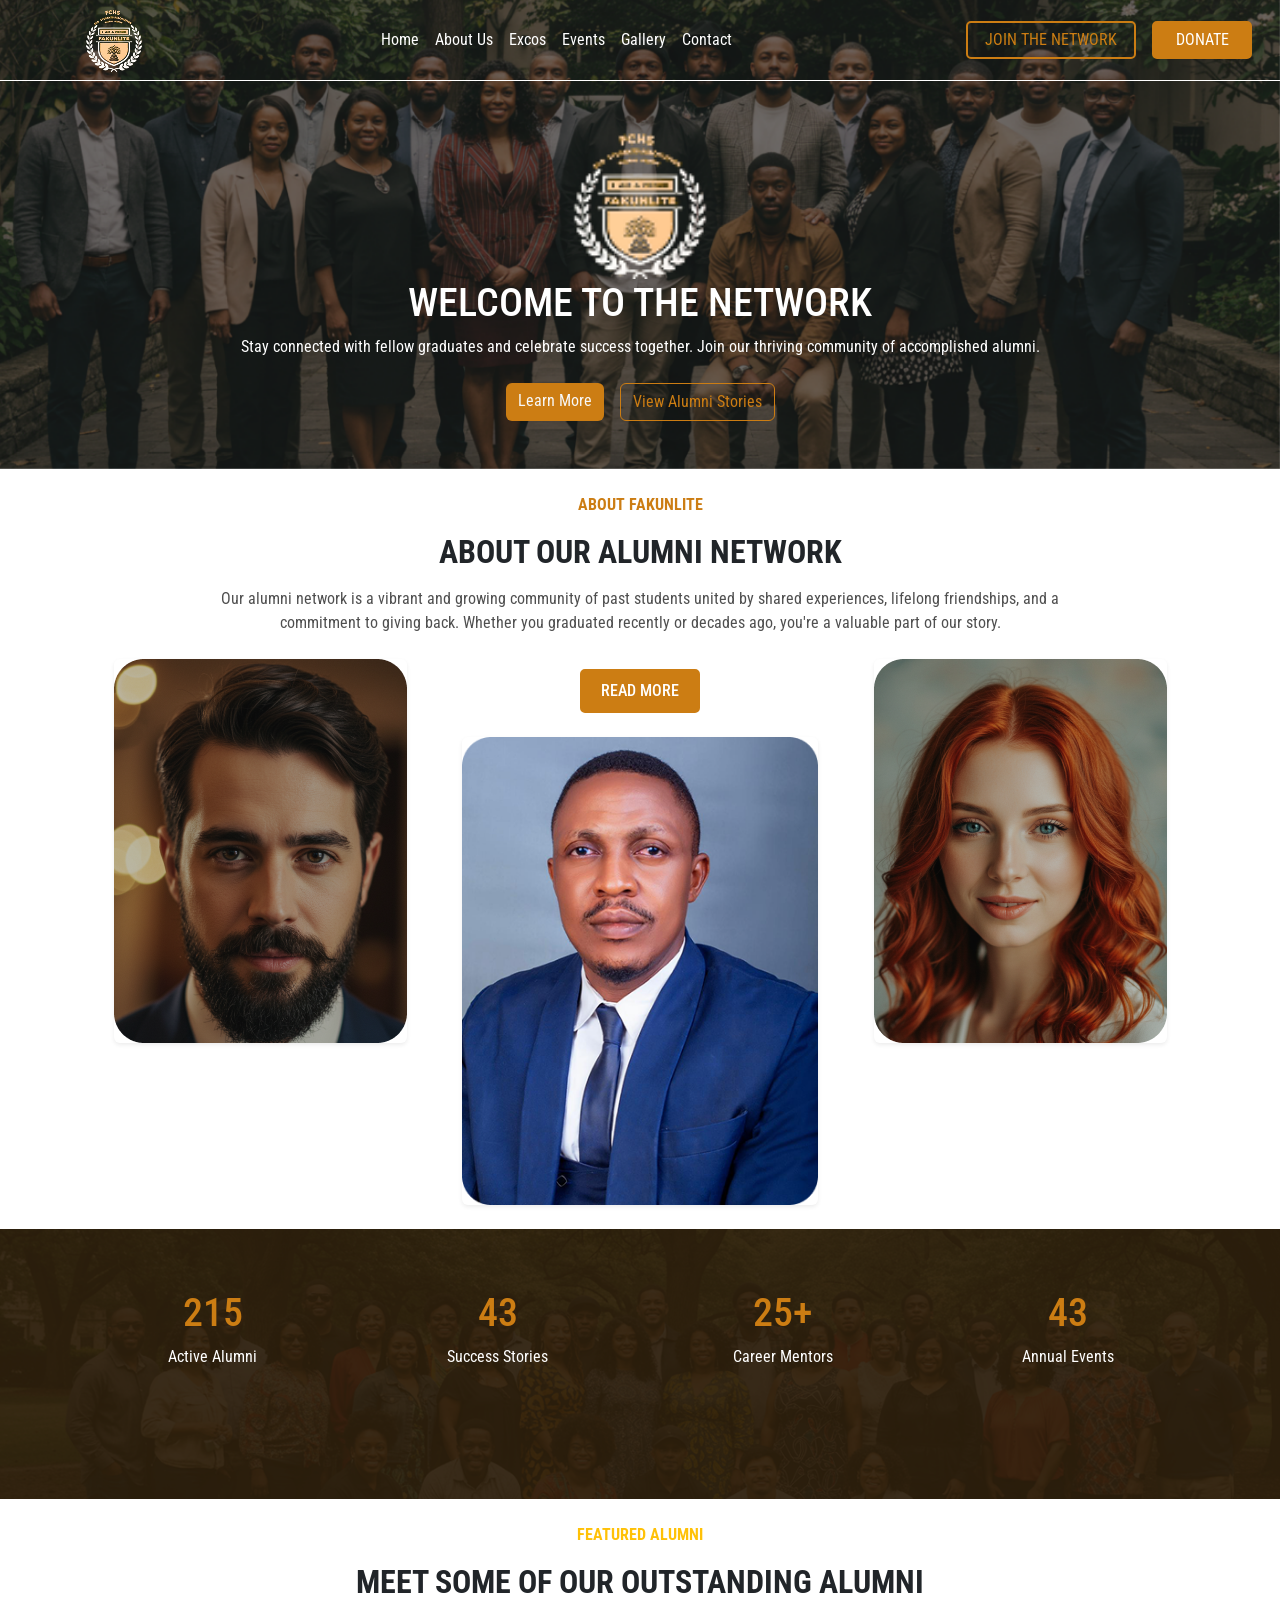
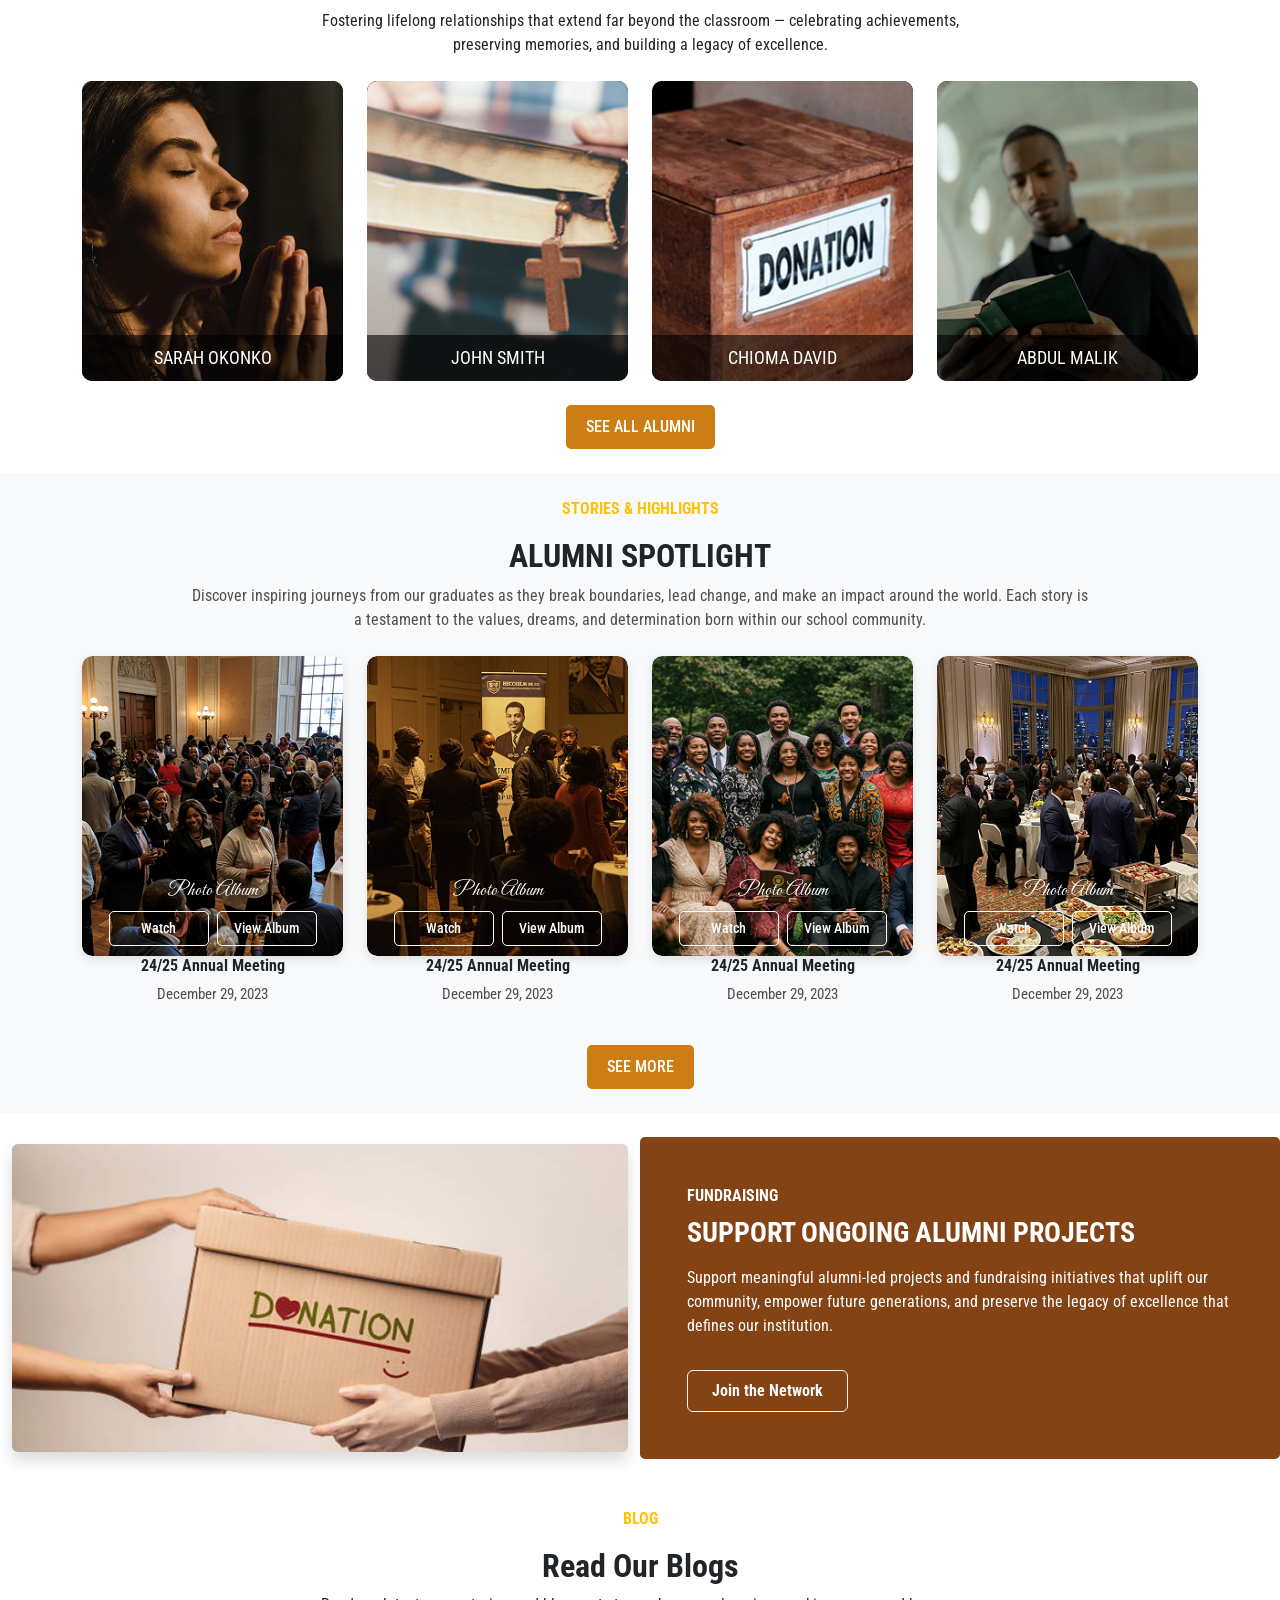
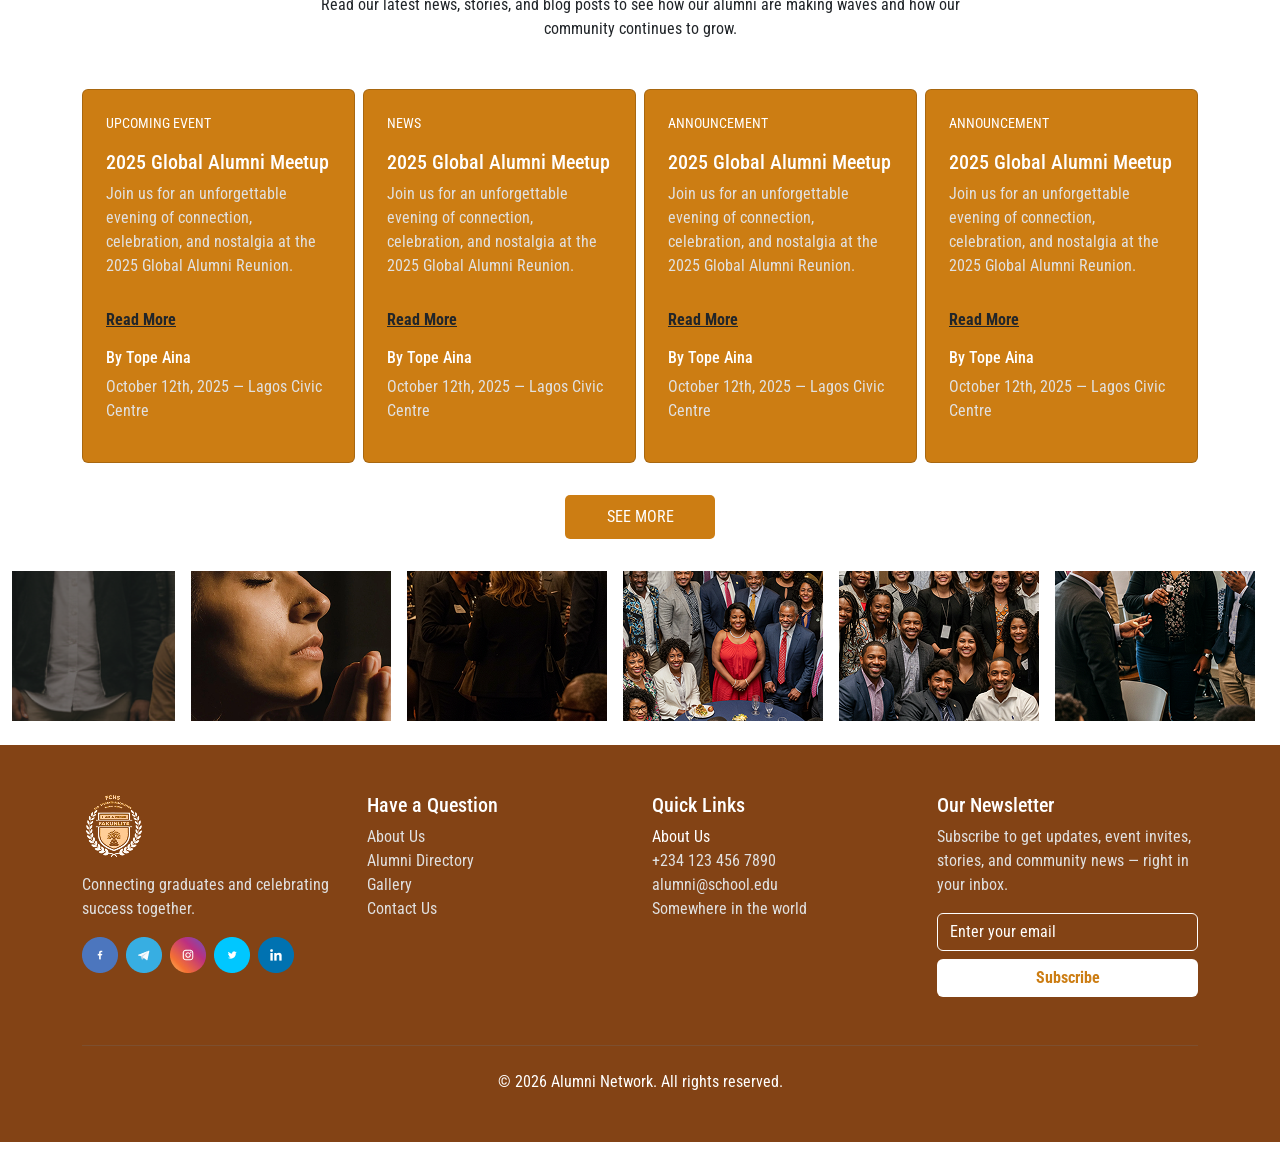
<file: index.html>
<!DOCTYPE html>
<html lang="en">
<head>
    <meta charset="UTF-8">
    <meta name="viewport" content="width=device-width, initial-scale=1.0">
    <title>FAKUNLE</title>
     <link rel="icon" href="IMAGES/FTMI LOGO Black.png">
    <link href="https://fonts.googleapis.com/css2?family=Great+Vibes&display=swap" rel="stylesheet">
    <link rel="stylesheet" href="FAKUNLE-CSS/index.css">
    <link href="https://fonts.googleapis.com/css2?family=Roboto+Condensed&display=swap" rel="stylesheet">
    <link rel="stylesheet" href="https://cdn.jsdelivr.net/npm/bootstrap@5.3.7/dist/css/bootstrap.min.css">
    <link rel="stylesheet" href="https://cdn.jsdelivr.net/npm/bootstrap-icons@1.13.1/font/bootstrap-icons.min.css">
    <link href="https://cdn.jsdelivr.net/npm/aos@2.3.4/dist/aos.css" rel="stylesheet">

</head>
<body class="body">


     <section id="main-section">

  <!-- Carousel Background -->
  <div id="background-carousel" class="carousel slide" data-bs-ride="carousel">
    <div class="carousel-inner">
      <div class="carousel-item active">
        <img src="IMAGES/Image (3).png" alt="">
      </div>
      <div class="carousel-item">
        <img src="IMAGES/Image (3).png" alt="">
      </div>
      <div class="carousel-item">
        <img src="IMAGES/Image (3).png" alt="">
      </div>
    </div>
  </div>

  

  <!-- Navbar -->
  <nav class="navbar navbar-expand-lg main-section2">
    <div class="container-fluid d-flex align-items-center justify-content-between">
      <!-- Logo -->
      <div class="d-flex align-items-center">
        <img id="logo" src="IMAGES/FTMI LOGO Black.png" alt="Logo">
      </div>

      <!-- Toggler -->
      <button id="navbar-toggler" class="navbar-toggler" type="button" data-bs-toggle="collapse" data-bs-target="#navbarText" aria-controls="navbarText" aria-expanded="false" aria-label="Toggle navigation">
        <span class="navbar-toggler-icon"></span>
      </button>

      <!-- Nav items -->
      <div class="collapse navbar-collapse justify-content-between" id="navbarText">
        <ul class="navbar-nav mx-auto mb-2 mb-lg-0 d-flex">
          <li class="nav-item"><a class="nav-link active" href="index.html" id="home">Home</a></li>
          <li class="nav-item"><a class="nav-link" href="about.html" id="home">About Us</a></li>
          <li class="nav-item"><a class="nav-link" href="Excos.html" id="home">Excos</a></li>
          <li class="nav-item"><a class="nav-link" href="event.html" id="home">Events</a></li>
          <li class="nav-item"><a class="nav-link" href="gallery.html" id="home">Gallery</a></li>
          <li class="nav-item"><a class="nav-link" href="contact.html" id="home">Contact</a></li>
        </ul>

        <!-- Buttons -->
        <span class="navbar-text d-flex align-items-center text-center me-3">
           <p class="join me-3 mb-0"><a id="join4" href="../sign-up.html">JOIN THE NETWORK</a></p>
          <p class="network mb-0"><a id="donate" href="">DONATE</a></p>
        </span>
      </div>
    </div>
  </nav>

  <!-- Foreground Content -->
  <div class="container text-center text-white py-5">
    <div class="mb-4">
      <img id="back" src="IMAGES/FTMI LOGO Black.png" alt="FTMI Logo" class="img-fluid" style="width: 150px; height: 150px;">
      <h1 id="network2" class="h1">WELCOME TO THE NETWORK</h1>
      <p>
        Stay connected with fellow graduates and celebrate success together.
        Join our thriving community of accomplished alumni.
      </p>
    </div>

    <div class="learn d-flex flex-column flex-md-row justify-content-center gap-3">
      <a id="more" class="btn btn-outline-light mb-0" href="">Learn More</a>
      <a id="more2" class="btn btn-outline mb-0" href="">View Alumni Stories</a>
    </div>
  </div>
</section>

<section class="container text-center py-4"> 
  <div class="mb-4">
    <p class="text-uppercase fw-bold test">ABOUT FAKUNLITE</p>
    <h2 class="fw-bold mb-3">ABOUT OUR ALUMNI NETWORK</h2>
    <p class="mx-auto story" style="max-width: 900px;">
      Our alumni network is a vibrant and growing community of past students united by shared experiences,
      lifelong friendships, and a commitment to giving back. Whether you graduated recently or decades ago,
      you're a valuable part of our story.
    </p>
  </div>

  <div class="row g-4 justify-content-center">
    <div class="col-10 col-sm-6 col-md-4">
      <img src="IMAGES/Image (4).png" class="img-fluid rounded shadow-sm" alt="Alumni 1">
    </div>
    <div class="col-10 col-sm-6 col-md-4">
      <a href="#" class="read">READ MORE</a>
      <img src="IMAGES/Image (5).png" class="img-fluid rounded shadow-sm mt-1" alt="Alumni 2">
      
    </div>
    <div class="col-10 col-sm-6 col-md-4">
      <img src="IMAGES/Image (6).png" class="img-fluid rounded shadow-sm" alt="Alumni 3">
    </div>
  </div>
</section>

<section id="Background-section3">
  <div class="container content text-white">
    <div class="row text-center g-4">
      <div class="col-6 col-md-3">
        <h1 class="event2" data-target="500">0</h1>
        <p>Active Alumni</p>
      </div>
      <div class="col-6 col-md-3">
        <h1 class="event2" data-target="50">0</h1>
        <p>Success Stories</p>
      </div>
      <div class="col-6 col-md-3">
        <h1 class="event2" data-target="25">0</h1>
        <p>Career Mentors</p>
      </div>
      <div class="col-6 col-md-3">
        <h1 class="event2" data-target="50">0</h1>
        <p>Annual Events</p>
      </div>
    </div>
  </div>
</section>


<section class="container py-4">
  <div class="text-center mb-4">
    <p class="text-uppercase fw-bold text-warning">Featured Alumni</p>
    <h2 class="fw-bold">MEET SOME OF OUR OUTSTANDING ALUMNI</h2>
    <p class="mx-auto" style="max-width: 700px;">
      Fostering lifelong relationships that extend far beyond the classroom — celebrating achievements,
      preserving memories, and building a legacy of excellence.
    </p>
  </div>

  <div class="row g-4 justify-content-center">

    <!-- Repeat this block for each alumni -->
    <div class="col-6 col-md-3 ">
      <div class="alumni-card" onclick="toggleDetails(this)">
        <img src="IMAGES/Image (9).png" alt="SARAH OKONKO">
        <div class="alumni-overlay">
          <div class="alumni-name">SARAH OKONKO</div>
          <div class="alumni-details">
            <p class="mb-1">Class of 2010</p>
            <p class="mb-0">Product Designer at Meta</p>
          </div>
        </div>
      </div>
    </div>

    <!-- Example: Add more cards -->
    <div class="col-6 col-md-3">
      <div class="alumni-card" onclick="toggleDetails(this)">
        <img src="IMAGES/Image (10).png" alt="John Smith">
        <div class="alumni-overlay">
          <div class="alumni-name">JOHN SMITH</div>
          <div class="alumni-details">
            <p class="mb-1">Class of 2011</p>
            <p class="mb-0">Software Engineer at Google</p>
          </div>
        </div>
      </div>
    </div>

    <div class="col-6 col-md-3">
      <div class="alumni-card" onclick="toggleDetails(this)">
        <img src="IMAGES/Rectangle 1734.png" alt="John Smith">
        <div class="alumni-overlay">
          <div class="alumni-name">CHIOMA DAVID</div>
          <div class="alumni-details">
            <p class="mb-1">Class of 2011</p>
            <p class="mb-0">UX Researcher at Google, UK</p>
          </div>
        </div>
      </div>
    </div>

    <div class="col-6 col-md-3">
      <div class="alumni-card" onclick="toggleDetails(this)">
        <img src="IMAGES/Image (12).png" alt="John Smith">
        <div class="alumni-overlay">
          <div class="alumni-name">ABDUL MALIK</div>
          <div class="alumni-details">
            <p class="mb-1">Class of 2013</p>
            <p class="mb-0">Software Engineer at Google</p>
          </div>
        </div>
      </div>
    </div>
  </div>
 <div class="d-flex justify-content-center mt-4">
  <div class="allow">
    <p class="mb-0"><a class="text-decoration-none" href=""></a>SEE ALL ALUMNI</p>
  </div>
</div>
</section>


<section class="py-4 bg-light">
    <div class="container">
      <div class="text-center mb-4">
        <p class="text-uppercase fw-bold text-warning">Stories & Highlights</p>
        <h2 class="fw-bold">ALUMNI SPOTLIGHT</h2>
        <p class="mx-auto december2" style="max-width: 900px;">
          Discover inspiring journeys from our graduates as they break boundaries, lead change, and make an impact around the world. Each story is a testament to the values, dreams, and determination born within our school community.
        </p>
      </div>

      <div class="row g-4 justify-content-center">
        <!-- Card 1 -->
       <div class="col-10 col-sm-6 col-md-3">
  <div class="spotlight-card">
    <img src="IMAGES/Image (13).png" alt="Alumni 3">
    <div class="overlay text-center">
      <h5 class="my-greatvibes-text">Photo Album</h5>
      <div class="d-flex justify-content-center gap-2 mt-2">
        <a class="link-btn" href="#">Watch</a>
        <a class="link-btn" href="view-event.html">View Album</a>
      </div>
    </div>
  </div>
  <div class="text-center align-items-center">
    <h6 class="fw-bold">24/25 Annual Meeting</h6>
      <p class="december">December 29, 2023</p> 
  </div>
</div>


        <!-- Card 2 -->
        <div class="col-10 col-sm-6 col-md-3">
  <div class="spotlight-card">
    <img src="IMAGES/Image (14).png" alt="Alumni 3">
    <div class="overlay text-center">
      <h5 class="my-greatvibes-text">Photo Album</h5>
      <div class="d-flex justify-content-center gap-2 mt-2">
        <a class="link-btn" href="#">Watch</a>
        <a class="link-btn" href="view-event.html">View Album</a>
      </div>
    </div>
  </div>
  <div class="text-center align-items-center">
    <h6 class="fw-bold">24/25 Annual Meeting</h6>
      <p class="december">December 29, 2023</p> 
  </div>
</div>


        <!-- Card 3 -->
        <div class="col-10 col-sm-6 col-md-3">
  <div class="spotlight-card">
    <img src="IMAGES/Image (15).png" alt="Alumni 3">
    <div class="overlay text-center">
      <h5 class="my-greatvibes-text">Photo Album</h5>
      <div class="d-flex justify-content-center gap-2 mt-2">
        <a class="link-btn" href="#">Watch</a>
        <a class="link-btn" href="view-event.html">View Album</a>
      </div>
    </div>
  </div>
  <div class="text-center align-items-center">
    <h6 class="fw-bold">24/25 Annual Meeting</h6>
      <p class="december">December 29, 2023</p> 
  </div>
</div>


        <!-- Card 4 -->
      <div class="col-10 col-sm-6 col-md-3">
  <div class="spotlight-card">
    <img src="IMAGES/Image (16).png" alt="Alumni 3">
    <div class="overlay text-center">
      <h5 class="my-greatvibes-text">Photo Album</h5>
      <div class="d-flex justify-content-center gap-2 mt-2">
        <a class="link-btn" href="#">Watch</a>
        <a class="link-btn" href="view-event.html">View Album</a>
      </div>
    </div>
  </div>
  <div class="text-center align-items-center">
    <h6 class="fw-bold">24/25 Annual Meeting</h6>
      <p class="december">December 29, 2023</p> 
  </div>
</div>



      <!-- See More Button -->
      <div class="d-flex justify-content-center mt-4">
        <div class="allow">
          <p class="mb-0"><a class="text-decoration-none" href=""></a>SEE MORE</p>
        </div>
      </div>
    </div>
  </section>


<section class="py-4">
  <div class="container-fluid">
    <div class="row align-items-center g-4">
      
      <!-- Image Column -->
      <div class="col-12 col-md-6">
        <img src="IMAGES/Rectangle 332.png" class="img-fluid rounded shadow w-100 h-100 object-fit-cover" alt="Fundraising Image">
      </div>

      <!-- Text Column with fixed size on large screens -->
      <div id="Designer" class="col-12 col-md-6 text-white text-center text-md-start">
        <p class="text-uppercase text-white fw-bold mb-2">Fundraising</p>
        <h3 class="fw-bold mb-3">SUPPORT ONGOING ALUMNI PROJECTS</h3>
        <p>
          Support meaningful alumni-led projects and fundraising initiatives that uplift our community,
          empower future generations, and preserve the legacy of excellence that defines our institution.
        </p>
        <a href="#" class="btn btn-outline-light mt-3 px-4 py-2 fw-bold">Join the Network</a>
      </div>

    </div>
  </div>
</section>



<section class="py-4">
  <div class="container">
    <div class="text-center mb-5">
      <p class="text-uppercase fw-bold text-warning">Blog</p>
      <h2 class="fw-bold">Read Our Blogs</h2>
      <p class="mx-auto" style="max-width: 700px;">
        Read our latest news, stories, and blog posts to see how our alumni are making waves and how our community continues to grow.
      </p>
    </div>

    <!-- ✅ Responsive row -->
    <div class="row g-2">
      <!-- Card 1 -->
      <div class="col-sm-12 col-md-6 col-lg-3">
        <div class="card h-100 item">
          <div class="card-body">
            <p class="text-white coming">UPCOMING EVENT</p>
            <h5 class="card-title">2025 Global Alumni Meetup</h5>
            <div class="card-text-wrapper">
              <p class="card-text expandable civic">
                Join us for an unforgettable evening of connection, celebration, and nostalgia at the 2025 Global Alumni Reunion. Reconnect with old classmates, meet inspiring alumni from around the world, and relive the memories that shaped us.
              </p>
              <a href="#" class="read-more text-dark">Read More</a>
            </div>
            <h6 class="mt-3">By Tope Aina</h6>
            <p class="civic">October 12th, 2025 — Lagos Civic Centre</p>
          </div>
        </div>
      </div>

      <!-- Card 2 -->
      <div class="col-sm-12 col-md-6 col-lg-3">
        <div class="card h-100 item">
          <div class="card-body">
            <p class="text-white coming">NEWS</p>
            <h5 class="card-title">2025 Global Alumni Meetup</h5>
            <div class="card-text-wrapper">
              <p class="card-text expandable civic">
                Join us for an unforgettable evening of connection, celebration, and nostalgia at the 2025 Global Alumni Reunion. Reconnect with old classmates, meet inspiring alumni from around the world, and relive the memories that shaped us.
              </p>
              <a href="#" class="read-more text-dark">Read More</a>
            </div>
            <h6 class="mt-3">By Tope Aina</h6>
            <p class="civic">October 12th, 2025 — Lagos Civic Centre</p>
          </div>
        </div>
      </div>

      <!-- Card 3 -->
      <div class="col-sm-12 col-md-6 col-lg-3">
        <div class="card h-100 item">
          <div class="card-body">
            <p class="text-white coming">ANNOUNCEMENT</p>
            <h5 class="card-title">2025 Global Alumni Meetup</h5>
            <div class="card-text-wrapper">
              <p class="card-text expandable civic">
                Join us for an unforgettable evening of connection, celebration, and nostalgia at the 2025 Global Alumni Reunion. Reconnect with old classmates, meet inspiring alumni from around the world, and relive the memories that shaped us.
              </p>
              <a href="#" class="read-more text-dark">Read More</a>
            </div>
            <h6 class="mt-3">By Tope Aina</h6>
            <p class="civic">October 12th, 2025 — Lagos Civic Centre</p>
          </div>
        </div>
      </div>

      <!-- Card 4 -->
      <div class="col-sm-12 col-md-6 col-lg-3">
        <div class="card h-100 item">
          <div class="card-body">
            <p class="text-white coming">ANNOUNCEMENT</p>
            <h5 class="card-title">2025 Global Alumni Meetup</h5>
            <div class="card-text-wrapper">
              <p class="card-text expandable civic">
                Join us for an unforgettable evening of connection, celebration, and nostalgia at the 2025 Global Alumni Reunion. Reconnect with old classmates, meet inspiring alumni from around the world, and relive the memories that shaped us.
              </p>
              <a href="#" class="read-more text-dark">Read More</a>
            </div>
            <h6 class="mt-3">By Tope Aina</h6>
            <p class="civic">October 12th, 2025 — Lagos Civic Centre</p>
          </div>
        </div>
      </div>
    </div>
  </div>
</section>


<section class="py-2">
     <div class="allow3">
          <p class="mb-0"><a class="text-decoration-none" href=""></a>SEE MORE</p>
        </div>
</section>


<section class="py-4">
  <div class="container-fluid overflow-hidden">
    <div id="auto-scroll-row" class="d-flex flex-nowrap align-items-center">
      <div class="img-wrapper flex-shrink-0 mx-2">
        <img src="IMAGES/Image (3).png" alt="Image 1" />
      </div>
      <div class="img-wrapper flex-shrink-0 mx-2">
        <img src="IMAGES/Image (9).png" alt="Image 2" />
      </div>
      <div class="img-wrapper flex-shrink-0 mx-2">
        <img src="IMAGES/Image (19).png" alt="Image 3" />
      </div>
      <div class="img-wrapper flex-shrink-0 mx-2">
        <img src="IMAGES/Image (20).png" alt="Image 4" />
      </div>
      <div class="img-wrapper flex-shrink-0 mx-2">
        <img src="IMAGES/Group 1453.png" alt="Image 5" />
      </div>

      <!-- Duplicate images for smooth loop -->
      <div class="img-wrapper flex-shrink-0 mx-2">
        <img src="IMAGES/Image (17).png" alt="Image 1" />
      </div>
      <div class="img-wrapper flex-shrink-0 mx-2">
        <img src="IMAGES/Image (18).png" alt="Image 2" />
      </div>
      <div class="img-wrapper flex-shrink-0 mx-2">
        <img src="IMAGES/Image (19).png" alt="Image 3" />
      </div>
      <div class="img-wrapper flex-shrink-0 mx-2">
        <img src="IMAGES/Image (20).png" alt="Image 4" />
      </div>
      <div class="img-wrapper flex-shrink-0 mx-2">
        <img src="IMAGES/Group 1453.png" alt="Image 5" />
      </div>
    </div>
  </div>
  <section>


    

 <footer class="footer-section py-5 mt-4 text-white">
  <div class="container">
    <div class="row text-center text-md-start">
      
      <!-- Logo and Description -->
      <div class="col-12 col-md-3 mb-4">
        <img src="IMAGES/FTMI LOGO Black.png" alt="FTMI Logo" class="mb-3 img-fluid" style="max-width: 150px;">
        <p class="backed">Connecting graduates and celebrating success together.</p>
        <div class="d-flex justify-content-center justify-content-md-start">
          <a href=""><img src="IMAGES/Frame 199.png" alt="" class="me-2"></a>
          <a href=""><img src="IMAGES/Frame 226.png" alt="" class="me-2"></a>
          <a href=""><img src="IMAGES/Frame 227.png" alt="" class="me-2"></a>
          <a href=""><img src="IMAGES/Frame 228.png" alt="" class="me-2"></a>
          <a href=""><img src="IMAGES/Frame 229.png" alt="" class="me-2"></a>
        </div>
      </div>

      <!-- Have a Question -->
      <div class="col-6 col-md-3 mb-4">
        <h5>Have a Question</h5>
        <ul class="list-unstyled">
          <li><a href="about.html" class="backed text-decoration-none">About Us</a></li>
          <li><a href="Excos.html" class="backed text-decoration-none ">Alumni Directory</a></li>
          <li><a href="gallery.html" class="backed text-decoration-none">Gallery</a></li>
          <li><a href="contact.html" class="backed text-decoration-none">Contact Us</a></li>
        </ul>
      </div>

      <!-- Quick Links / Contact Info -->
      <div class="col-6 col-md-3 mb-4">
        <h5>Quick Links</h5>
        <ul class="list-unstyled">
          <li><a href="index.html" class="text-white text-decoration-none">About Us</a></li>
          <li><a href="#" class="backed text-decoration-none">+234 123 456 7890</a></li>
          <li><a href="#" class="backed text-decoration-none">alumni@school.edu</a></li>
          <li><a href="#" class="backed text-decoration-none">Somewhere in the world</a></li>
        </ul>
      </div>

      <!-- Newsletter -->
      <div class="col-12 col-md-3 mb-4">
        <h5>Our Newsletter</h5>
        <p class="backed">Subscribe to get updates, event invites, stories, and community news — right in your inbox.</p>
        <form>
          <div class="mb-2">
            <input type="email" id="mail"  class="form-control" placeholder="Enter your email">
          </div>
          <button id="submit" type="submit" class="btn btn-white w-100 fw-bold">Subscribe</button>
        </form>
      </div>
    </div>

    <hr class="border-secondary my-4">

    <!-- Footer bottom -->
    <div class="row">
      <div class="col-md-12 text-center">
        <p class="mb-0">&copy; <span id="currentYear"></span> Alumni Network. All rights reserved.</p>
      </div>
    </div>
  </div>
</footer>



<script src="FAKUNLE.JS/index.js"></script>
<script src="https://cdn.jsdelivr.net/npm/aos@2.3.4/dist/aos.js"></script>
<script>
  AOS.init({
    duration: 1000,
    once: true
  });
</script>
<script src="https://cdn.jsdelivr.net/npm/bootstrap@5.3.7/dist/js/bootstrap.bundle.min.js"></script>
</body>
</html>
</file>
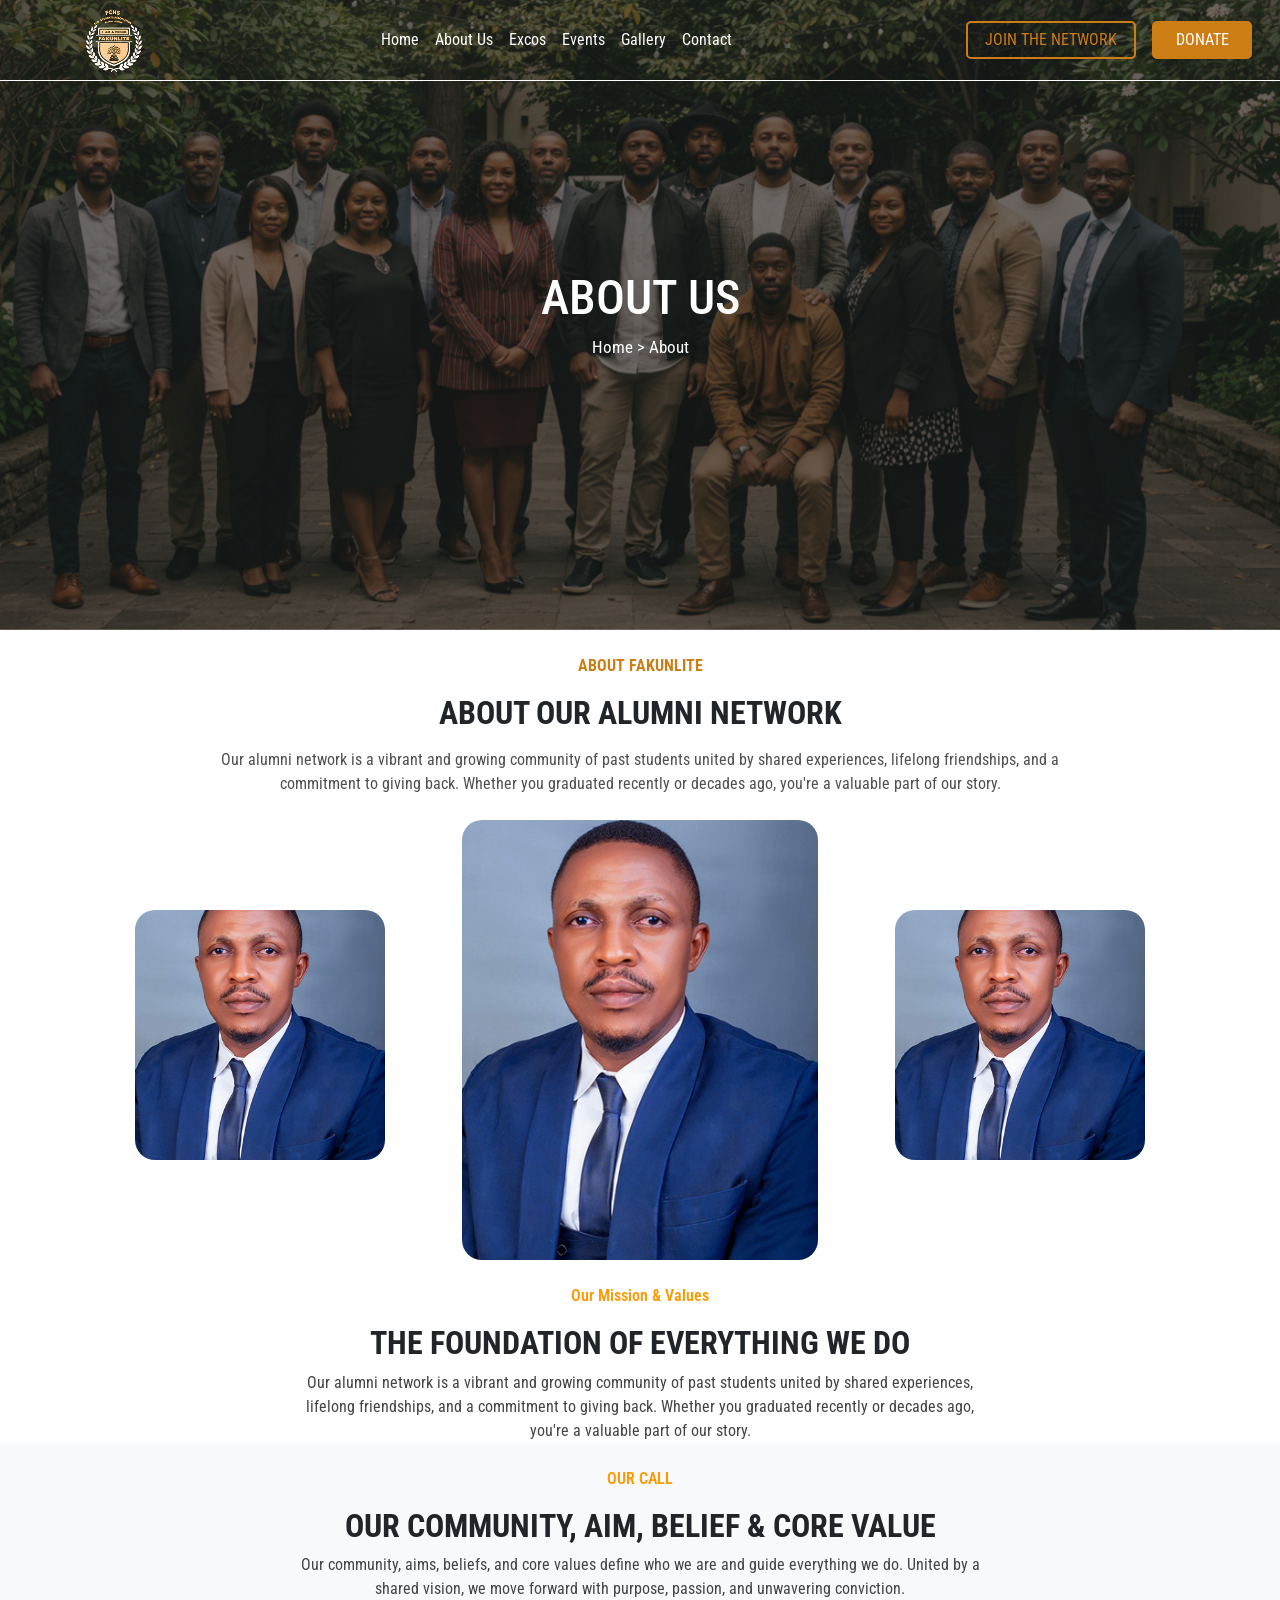
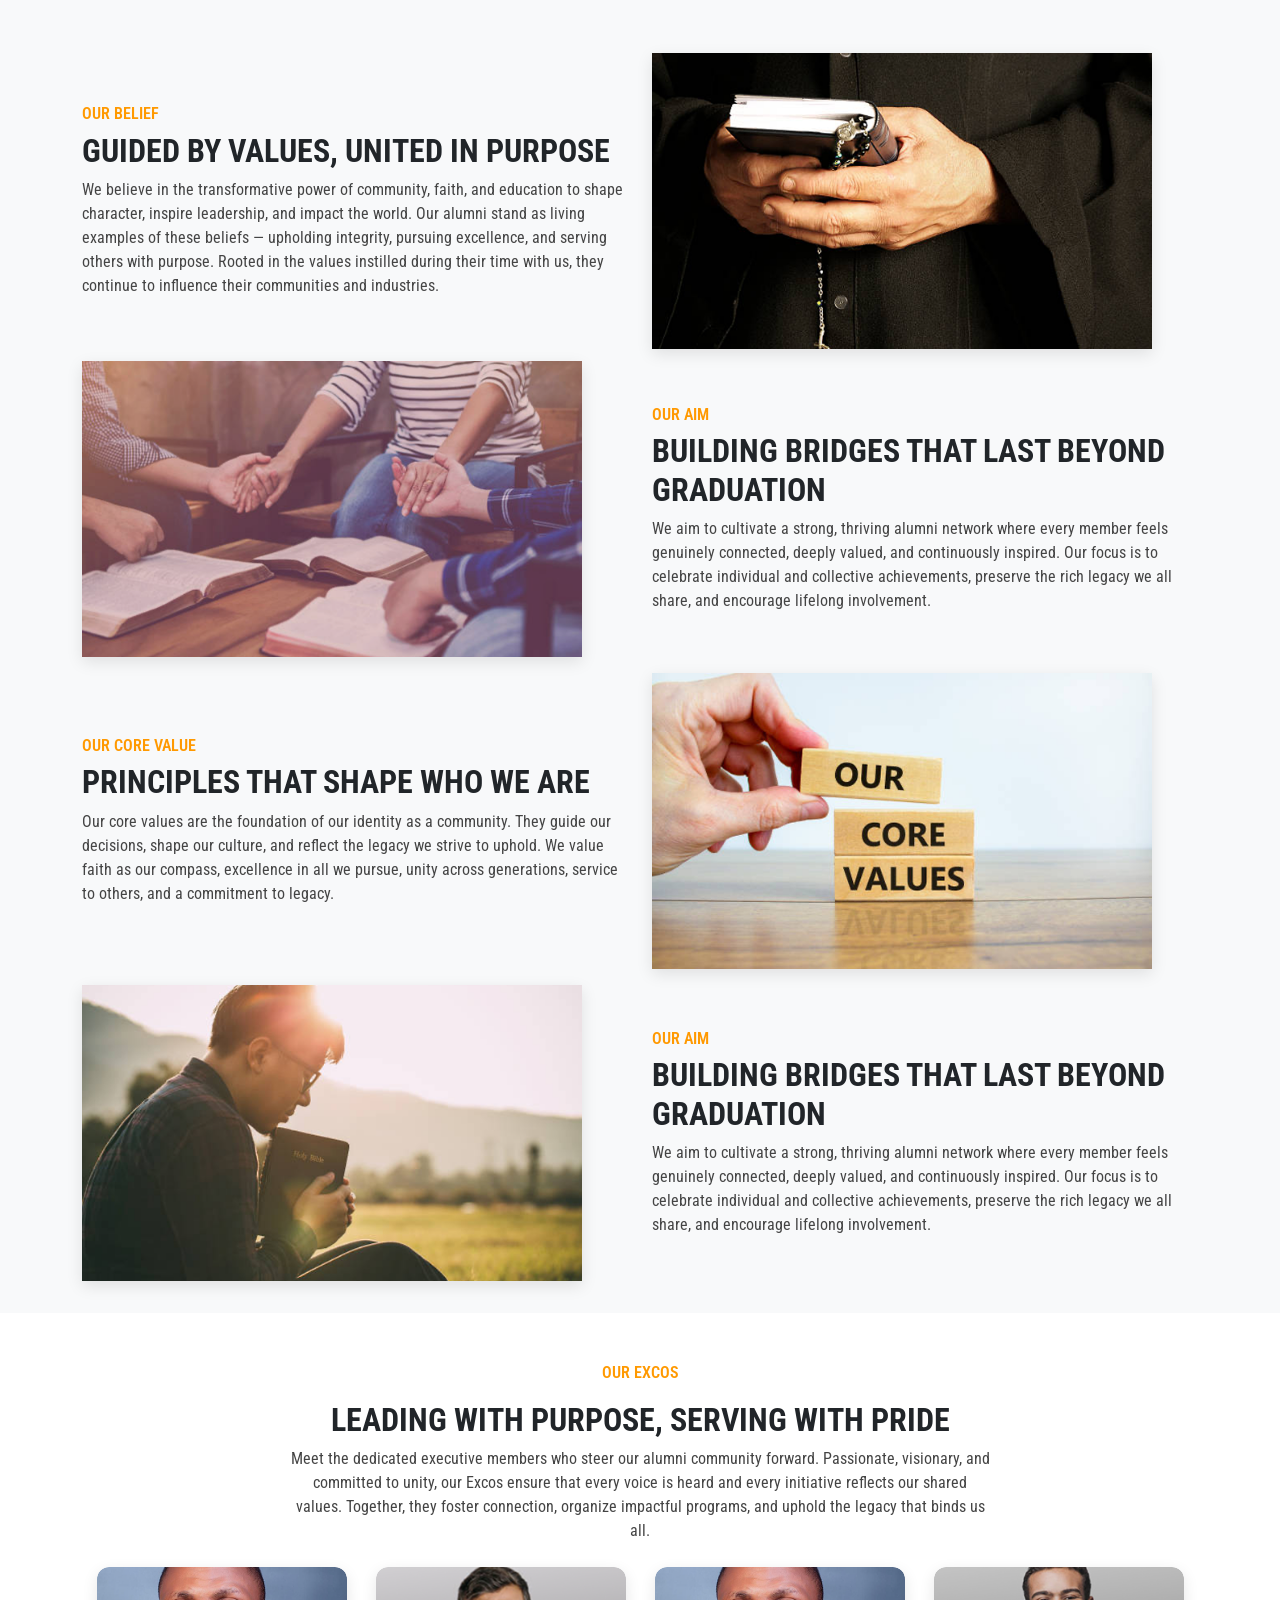
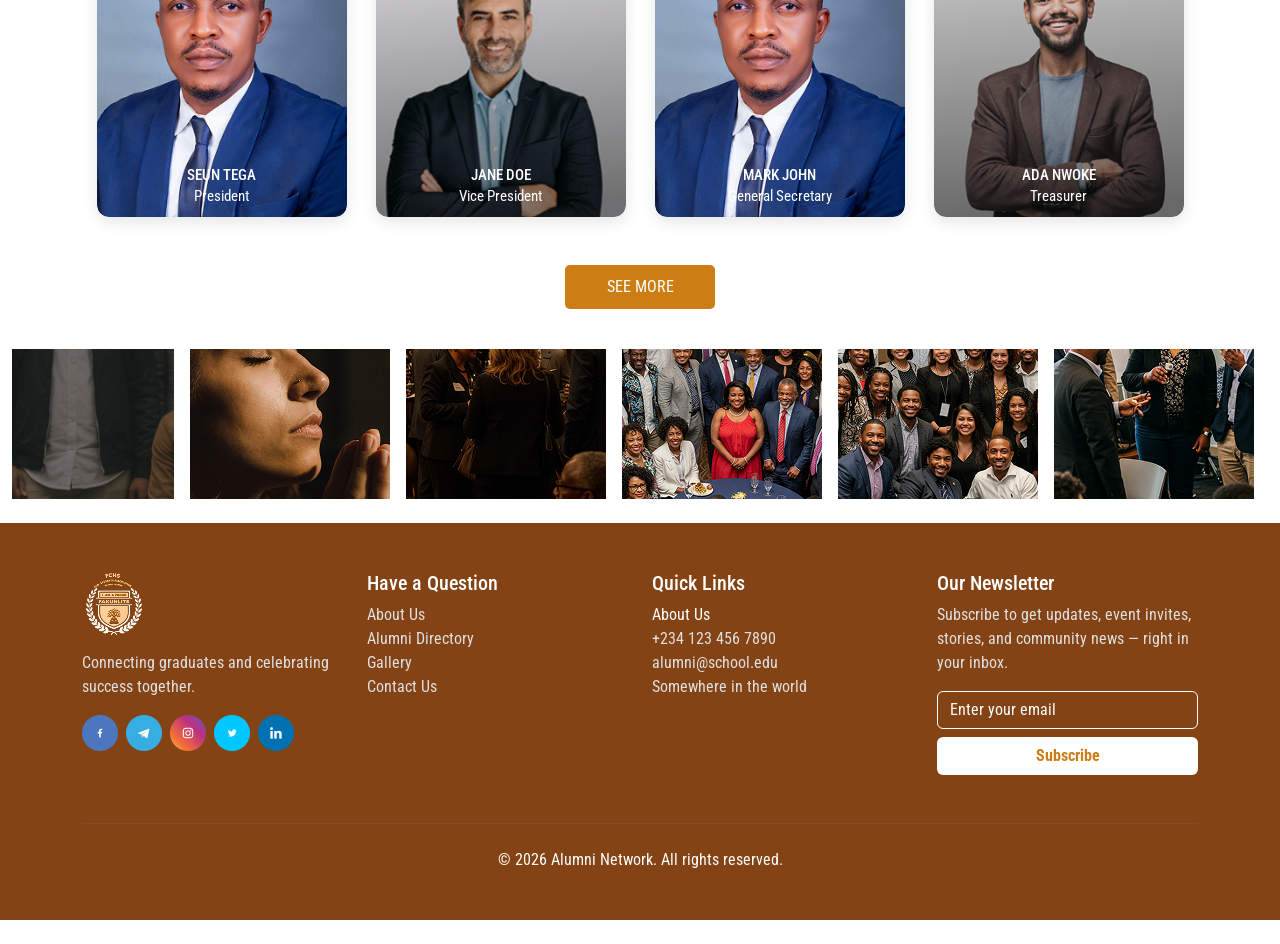
<file: about.html>
<!DOCTYPE html>
<html lang="en">
<head>
    <meta charset="UTF-8">
    <meta name="viewport" content="width=device-width, initial-scale=1.0">
    <title>FAKUNLE</title>
     <link rel="icon" href="IMAGES/FTMI LOGO Black.png">
    <link href="https://fonts.googleapis.com/css2?family=Great+Vibes&display=swap" rel="stylesheet">
    <link rel="stylesheet" href="FAKUNLE-CSS/index.css">
    <link rel="stylesheet" href="FAKUNLE-CSS/excos.css">
    <link rel="stylesheet" href="FAKUNLE-CSS/about.css">
    <link href="https://fonts.googleapis.com/css2?family=Roboto+Condensed&display=swap" rel="stylesheet">
    <link rel="stylesheet" href="https://cdn.jsdelivr.net/npm/bootstrap@5.3.7/dist/css/bootstrap.min.css">
    <link rel="stylesheet" href="https://cdn.jsdelivr.net/npm/bootstrap-icons@1.13.1/font/bootstrap-icons.min.css">
</head>
<body class="body">
 <section id="main-section">

  
  <div id="background-carousel" class="carousel slide" data-bs-ride="carousel">
    <div class="carousel-inner">
      <div class="carousel-item active">
        <img src="IMAGES/Image (3).png" alt="">
      </div>
      <div class="carousel-item">
        <img src="IMAGES/Image (3).png" alt="">
      </div>
      <div class="carousel-item">
        <img src="IMAGES/Image (3).png" alt="">
      </div>
    </div>
  </div>

  
  <nav class="navbar navbar-expand-lg main-section2">
    <div class="container-fluid d-flex align-items-center justify-content-between">
      
      <div class="d-flex align-items-center">
        <img id="logo" src="IMAGES/FTMI LOGO Black.png" alt="Logo">
      </div>

      
      <button id="navbar-toggler" class="navbar-toggler" type="button" data-bs-toggle="collapse" data-bs-target="#navbarText" aria-controls="navbarText" aria-expanded="false" aria-label="Toggle navigation">
        <span class="navbar-toggler-icon"></span>
      </button>

      
      <div class="collapse navbar-collapse justify-content-between" id="navbarText">
        <ul class="navbar-nav mx-auto mb-2 mb-lg-0 d-flex">
          <li class="nav-item"><a class="nav-link active" href="index.html" id="home">Home</a></li>
          <li class="nav-item"><a class="nav-link" href="about.html" id="home">About Us</a></li>
          <li class="nav-item"><a class="nav-link" href="Excos.html" id="home">Excos</a></li>
          <li class="nav-item"><a class="nav-link" href="event.html" id="home">Events</a></li>
          <li class="nav-item"><a class="nav-link" href="gallery.html" id="home">Gallery</a></li>
          <li class="nav-item"><a class="nav-link" href="contact.html" id="home">Contact</a></li>
        </ul>

        
          <span class="navbar-text d-flex align-items-center text-center me-3">
           <p class="join me-3 mb-0"><a id="join4" href="../sign-up.html">JOIN THE NETWORK</a></p>
          <p class="network mb-0"><a id="donate" href="">DONATE</a></p>
        </span>
      </div>
    </div>
  </nav>

  
 <div class="centered-content text-center">
  <h1 class="fw-semi-bold">ABOUT US</h1>
  <a class="executive" href="index.html">Home > About</a>
</div>
</section>
  


<section class="container text-center py-4"> 
  <div class="mb-4">
    <p class="text-uppercase fw-bold test">ABOUT FAKUNLITE</p>
    <h2 class="fw-bold mb-3">ABOUT OUR ALUMNI NETWORK</h2>
    <p class="mx-auto story" style="max-width: 900px;">
      Our alumni network is a vibrant and growing community of past students united by shared experiences,
      lifelong friendships, and a commitment to giving back. Whether you graduated recently or decades ago,
      you're a valuable part of our story.
    </p>
  </div>

  <div class="row g-4 justify-content-center align-items-end text-center">
    <div id="custom" class="col-10 col-sm-6 col-md-4 d-flex justify-content-center">
      <img src="IMAGES/Image (5).png" class="custom-img" alt="Alumni 1">
    </div>
    <div class="col-10 col-sm-6 col-md-4 d-flex justify-content-center">
      <img src="IMAGES/Image (5).png" class="custom-img custom-img-large" alt="Alumni 2">
    </div>
    <div id="custom" class="col-10 col-sm-6 col-md-4 d-flex justify-content-center">
      <img src="IMAGES/Image (5).png" class="custom-img" alt="Alumni 3">
    </div>
  </div>
</section>


<section class="container">
  <p class="text-center Mission">Our Mission & Values</p>
  <h2 class="text-center fw-bold">THE  FOUNDATION OF EVERYTHING WE DO</h2>
  <p class="text-center Mission2">Our alumni network is a vibrant and growing community of past students united by shared experiences, lifelong friendships, and a commitment to giving back. Whether you graduated recently or decades ago, you're a valuable part of our story.</p>
</section>


<section class="bg-light py-4">
  <div class="container text-center mb-5">
    <p class="Mission">OUR CALL</p>
    <h2 class="fw-bold">OUR COMMUNITY, AIM, BELIEF & CORE VALUE</h2>
    <p class="Mission2">
      Our community, aims, beliefs, and core values define who we are and guide everything we do.
      United by a shared vision, we move forward with purpose, passion, and unwavering conviction.
    </p>
  </div>

  <!-- OUR BELIEF -->
  <div class="container py-1">
    <div class="row align-items-center">
      <!-- Text -->
      <div class="col-12 col-md-6 mb-4 mb-md-0">
        <h6 class="text-uppercase Mission">OUR BELIEF</h6>
        <h2 class="fw-bold text-uppercase">Guided by Values, United in Purpose</h2>
        <p class="Mission2">
          We believe in the transformative power of community, faith, and education to shape character,
          inspire leadership, and impact the world. Our alumni stand as living examples of these beliefs —
          upholding integrity, pursuing excellence, and serving others with purpose. Rooted in the values
          instilled during their time with us, they continue to influence their communities and industries.
        </p>
      </div>
      <!-- Image -->
      <div class="col-12 col-md-6 text-center">
        <img src="IMAGES/Rectangle 332 (1).png" class="img-fluid cost" alt="Community">
      </div>
    </div>
  </div>

  <!-- OUR AIM (1) -->
  <div class="container py-2">
    <div class="row align-items-center flex-column-reverse flex-md-row">
      <!-- Image -->
      <div class="col-12 col-md-6 text-center mt-4 mt-md-0">
        <img src="IMAGES/School Tour.png" class="img-fluid cost" alt="Community">
      </div>
      <!-- Text -->
      <div class="col-12 col-md-6">
        <h6 class="text-uppercase Mission">Our Aim</h6>
        <h2 class="fw-bold text-uppercase">Building Bridges That Last Beyond Graduation</h2>
        <p class="Mission2">
          We aim to cultivate a strong, thriving alumni network where every member feels genuinely connected,
          deeply valued, and continuously inspired. Our focus is to celebrate individual and collective achievements,
          preserve the rich legacy we all share, and encourage lifelong involvement.
        </p>
      </div>
    </div>
  </div>

  <!-- OUR CORE VALUE -->
  <div class="container py-2">
    <div class="row align-items-center">
      <!-- Text -->
      <div class="col-12 col-md-6 mb-4 mb-md-0">
        <h6 class="text-uppercase Mission">Our Core Value</h6>
        <h2 class="fw-bold text-uppercase">Principles That Shape Who We Are</h2>
        <p class="Mission2">
          Our core values are the foundation of our identity as a community. They guide our decisions,
          shape our culture, and reflect the legacy we strive to uphold. We value faith as our compass,
          excellence in all we pursue, unity across generations, service to others, and a commitment to legacy.
        </p>
      </div>
      <!-- Image -->
      <div class="col-12 col-md-6 text-center">
        <img src="IMAGES/Rectangle 334.png" class="img-fluid cost" alt="Community">
      </div>
    </div>
  </div>

  <!-- OUR AIM (2) -->
  <div class="container py-2">
    <div class="row align-items-center flex-column-reverse flex-md-row">
      <!-- Image -->
      <div class="col-12 col-md-6 text-center mt-4 mt-md-0">
        <img src="IMAGES/Rectangle 332 (2).png" class="img-fluid cost" alt="Community">
      </div>
      <!-- Text -->
      <div class="col-12 col-md-6">
        <h6 class="text-uppercase Mission">Our Aim</h6>
        <h2 class="fw-bold text-uppercase">Building Bridges That Last Beyond Graduation</h2>
        <p class="Mission2">
          We aim to cultivate a strong, thriving alumni network where every member feels genuinely connected,
          deeply valued, and continuously inspired. Our focus is to celebrate individual and collective achievements,
          preserve the rich legacy we all share, and encourage lifelong involvement.
        </p>
      </div>
    </div>
  </div>
</section>


<section class="container py-5">
  <p class="text-center Mission text-uppercase">Our Excos</p>
  <h2 class="text-center text-uppercase fw-bold">Leading with Purpose, Serving with Pride</h2>
  <p class="text-center Mission2">
    Meet the dedicated executive members who steer our alumni community forward. Passionate, visionary, and committed to unity, our Excos ensure that every voice is heard and every initiative reflects our shared values. Together, they foster connection, organize impactful programs, and uphold the legacy that binds us all.
  </p>

  <div class="container mt-4">
    <div class="row g-4 justify-content-center">

      <div class="col-6 col-sm-4 col-md-3">
        <div class="exco-card">
          <img src="IMAGES/Image (21).png" alt="Image 1" class="exco-img">
          <div class="overlay">
            <h5>SEUN TEGA</h5>
            <p>President</p>
          </div>
        </div>
      </div>

      <div class="col-6 col-sm-4 col-md-3">
        <div class="exco-card">
          <img src="IMAGES/Image (22).png" alt="Image 2" class="exco-img">
          <div class="overlay">
            <h5>JANE DOE</h5>
            <p>Vice President</p>
          </div>
        </div>
      </div>

      <div class="col-6 col-sm-4 col-md-3">
        <div class="exco-card">
          <img src="IMAGES/Image (21).png" alt="Image 3" class="exco-img">
          <div class="overlay">
            <h5>MARK JOHN</h5>
            <p>General Secretary</p>
          </div>
        </div>
      </div>

      <div class="col-6 col-sm-4 col-md-3">
        <div class="exco-card">
          <img src="IMAGES/Image (23).png" alt="Image 4" class="exco-img">
          <div class="overlay">
            <h5>ADA NWOKE</h5>
            <p>Treasurer</p>
          </div>
        </div>
      </div>

    </div>
  </div>
</section>



<section class="pb-3">
     <div class="allow3">
          <p class="mb-0"><a class="text-decoration-none" href=""></a>SEE MORE</p>
        </div>
 </section>
  
<section class="py-4">
  <div class="container-fluid overflow-hidden">
    <div id="auto-scroll-row" class="d-flex flex-nowrap align-items-center">
      <div class="img-wrapper flex-shrink-0 mx-2">
        <img src="IMAGES/Image (3).png" alt="Image 1" />
      </div>
      <div class="img-wrapper flex-shrink-0 mx-2">
        <img src="IMAGES/Image (9).png" alt="Image 2" />
      </div>
      <div class="img-wrapper flex-shrink-0 mx-2">
        <img src="IMAGES/Image (19).png" alt="Image 3" />
      </div>
      <div class="img-wrapper flex-shrink-0 mx-2">
        <img src="IMAGES/Image (20).png" alt="Image 4" />
      </div>
      <div class="img-wrapper flex-shrink-0 mx-2">
        <img src="IMAGES/Group 1453.png" alt="Image 5" />
      </div>

      <!-- Duplicate images for smooth loop -->
      <div class="img-wrapper flex-shrink-0 mx-2">
        <img src="IMAGES/Image (17).png" alt="Image 1" />
      </div>
      <div class="img-wrapper flex-shrink-0 mx-2">
        <img src="IMAGES/Image (18).png" alt="Image 2" />
      </div>
      <div class="img-wrapper flex-shrink-0 mx-2">
        <img src="IMAGES/Image (19).png" alt="Image 3" />
      </div>
      <div class="img-wrapper flex-shrink-0 mx-2">
        <img src="IMAGES/Image (20).png" alt="Image 4" />
      </div>
      <div class="img-wrapper flex-shrink-0 mx-2">
        <img src="IMAGES/Group 1453.png" alt="Image 5" />
      </div>
    </div>
  </div>
  <section>

    

 <footer class="footer-section py-5 mt-4 text-white">
  <div class="container">
    <div class="row text-center text-md-start">
      
      <!-- Logo and Description -->
      <div class="col-12 col-md-3 mb-4">
        <img src="IMAGES/FTMI LOGO Black.png" alt="FTMI Logo" class="mb-3 img-fluid" style="max-width: 150px;">
        <p class="backed">Connecting graduates and celebrating success together.</p>
        <div class="d-flex justify-content-center justify-content-md-start">
          <a href=""><img src="IMAGES/Frame 199.png" alt="" class="me-2"></a>
          <a href=""><img src="IMAGES/Frame 226.png" alt="" class="me-2"></a>
          <a href=""><img src="IMAGES/Frame 227.png" alt="" class="me-2"></a>
          <a href=""><img src="IMAGES/Frame 228.png" alt="" class="me-2"></a>
          <a href=""><img src="IMAGES/Frame 229.png" alt="" class="me-2"></a>
        </div>
      </div>

      <!-- Have a Question -->
      <div class="col-6 col-md-3 mb-4">
        <h5>Have a Question</h5>
        <ul class="list-unstyled">
          <li><a href="about.html" class="backed text-decoration-none">About Us</a></li>
          <li><a href="Excos.html" class="backed text-decoration-none ">Alumni Directory</a></li>
          <li><a href="gallery.html" class="backed text-decoration-none">Gallery</a></li>
          <li><a href="contact.html" class="backed text-decoration-none">Contact Us</a></li>
        </ul>
      </div>

      <!-- Quick Links / Contact Info -->
      <div class="col-6 col-md-3 mb-4">
        <h5>Quick Links</h5>
        <ul class="list-unstyled">
          <li><a href="about.html" class="text-white text-decoration-none">About Us</a></li>
          <li><a href="#" class="backed text-decoration-none">+234 123 456 7890</a></li>
          <li><a href="#" class="backed text-decoration-none">alumni@school.edu</a></li>
          <li><a href="#" class="backed text-decoration-none">Somewhere in the world</a></li>
        </ul>
      </div>

      <!-- Newsletter -->
      <div class="col-12 col-md-3 mb-4">
        <h5>Our Newsletter</h5>
        <p class="backed">Subscribe to get updates, event invites, stories, and community news — right in your inbox.</p>
        <form>
          <div class="mb-2">
            <input type="email" id="mail" class="form-control" placeholder="Enter your email">
          </div>
          <button id="submit" type="submit" class="btn btn-white w-100 fw-bold">Subscribe</button>
        </form>
      </div>
    </div>

    <hr class="border-secondary my-4">

    <!-- Footer bottom -->
    <div class="row">
      <div class="col-md-12 text-center">
        <p class="mb-0">&copy; <span id="currentYear"></span> Alumni Network. All rights reserved.</p>
      </div>
    </div>
  </div>
</footer>
















   



<script src="FAKUNLE.JS/index.js"></script>

        <script src="https://cdn.jsdelivr.net/npm/bootstrap@5.3.7/dist/js/bootstrap.bundle.min.js
"></script>
</body>
</html>
</file>
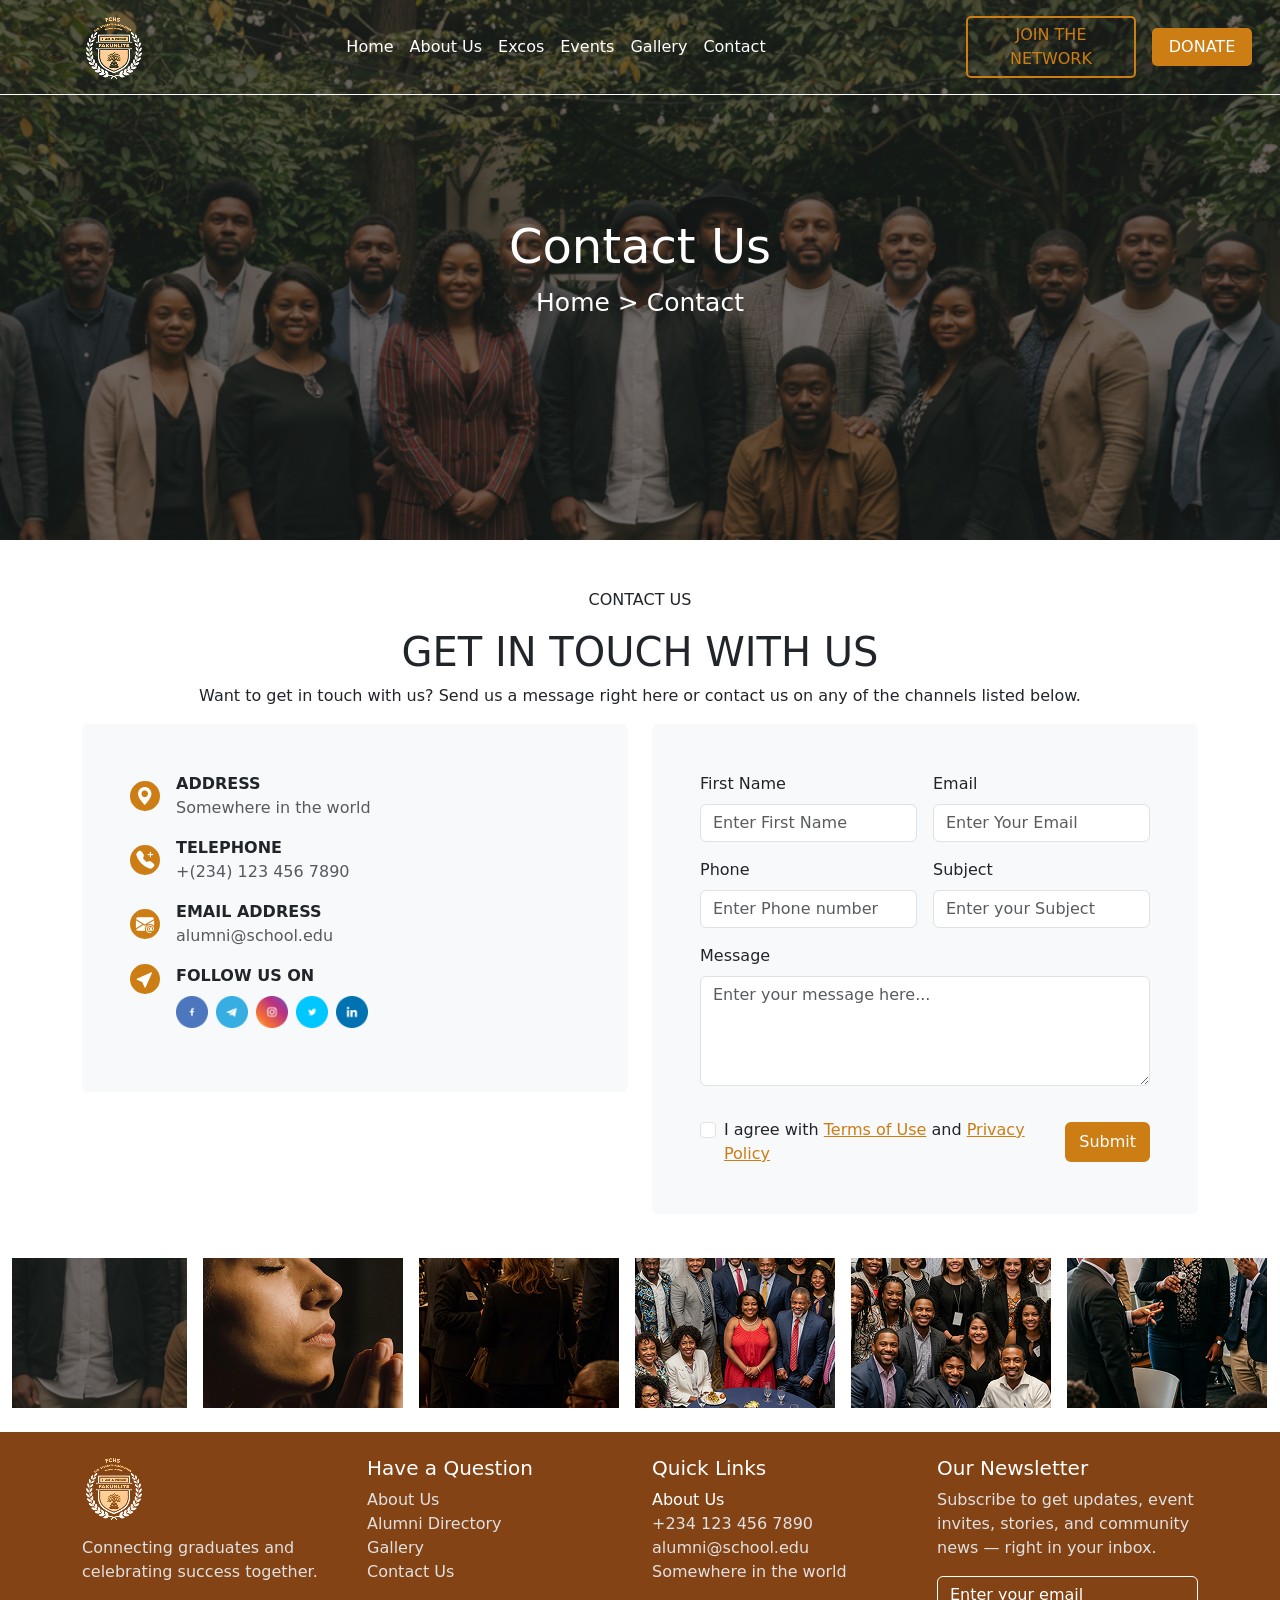
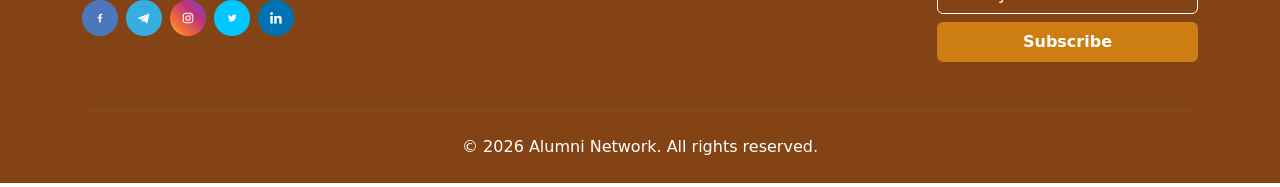
<file: contact.html>
<!DOCTYPE html>
<html lang="en">
<head>
    <meta charset="UTF-8">
    <meta name="viewport" content="width=device-width, initial-scale=1.0">
    <title>FAKUNLE</title>
     <link rel="icon" href="IMAGES/FTMI LOGO Black.png">
     <link href="https://fonts.googleapis.com/css2?family=Great+Vibes&display=swap" rel="stylesheet">
    <link rel="stylesheet" href="FAKUNLE-CSS/index.css">
    <link rel="stylesheet" href="FAKUNLE-CSS/contact.css">
    <link rel="stylesheet" href="FAKUNLE-CSS/excos.css">
    <link href="https://fonts.googleapis.com/css2?family=Roboto+Condensed&display=swap" rel="stylesheet">
    <link rel="stylesheet" href="https://cdn.jsdelivr.net/npm/bootstrap@5.3.7/dist/css/bootstrap.min.css">
    <link rel="stylesheet" href="https://cdn.jsdelivr.net/npm/bootstrap-icons@1.13.1/font/bootstrap-icons.min.css">
</head>
<body>
 <section id="main-section">

  <div id="background-carousel" class="carousel slide" data-bs-ride="carousel">
    <div class="carousel-inner">
      <div class="carousel-item active">
        <img src="IMAGES/Image (3).png" alt="">
      </div>
      <div class="carousel-item">
        <img src="IMAGES/Image (3).png" alt="">
      </div>
      <div class="carousel-item">
        <img src="IMAGES/Image (3).png" alt="">
      </div>
    </div>
  </div>

  
  <nav class="navbar navbar-expand-lg main-section2">
    <div class="container-fluid d-flex align-items-center justify-content-between">
      
      <div class="d-flex align-items-center">
        <img id="logo" src="IMAGES/FTMI LOGO Black.png" alt="Logo">
      </div>

      
      <button id="navbar-toggler" class="navbar-toggler" type="button" data-bs-toggle="collapse" data-bs-target="#navbarText" aria-controls="navbarText" aria-expanded="false" aria-label="Toggle navigation">
        <span class="navbar-toggler-icon"></span>
      </button>

      
      <div class="collapse navbar-collapse justify-content-between" id="navbarText">
        <ul class="navbar-nav mx-auto mb-2 mb-lg-0 d-flex">
          <li class="nav-item"><a class="nav-link active" href="index.html" id="home">Home</a></li>
          <li class="nav-item"><a class="nav-link" href="about.html" id="home">About Us</a></li>
          <li class="nav-item"><a class="nav-link" href="Excos.html" id="home">Excos</a></li>
          <li class="nav-item"><a class="nav-link" href="event.html" id="home">Events</a></li>
          <li class="nav-item"><a class="nav-link" href="gallery.html" id="home">Gallery</a></li>
          <li class="nav-item"><a class="nav-link" href="contact.html" id="home">Contact</a></li>
        </ul>

        <span class="navbar-text d-flex align-items-center text-center me-3">
           <p class="join me-3 mb-0"><a id="join4" href="../sign-up.html">JOIN THE NETWORK</a></p>
          <p class="network mb-0"><a id="donate" href="">DONATE</a></p>
        </span>
      </div>
    </div>
  </nav>
  
 <div class="centered-content text-center">
  <h1 class="fw-semi-bold">Contact Us</h1>
  <a class="execute" href="index.html">Home > Contact</a>
</div>
</section>


<section class="pt-5 pb-3">
  <div class="container">
    <div class="text-center mb-0">
      <p class="text-uppercase">Contact us</p>
      <h1>GET IN TOUCH WITH US</h1>
      <p>Want to get in touch with us? Send us a message right here or contact us on any of the channels listed below.</p>
    </div>

    <div class="row d-flex align-items-stretch">
      <!-- Contact Info -->
      <div class="col-md-6 mb-4 h-100">
        <div class="p-5 bg-light rounded h-100">
          <div class="d-flex align-items-center mb-3">
            <i class="bi bi-geo-alt-fill  me-3 text-white font"></i>
            <div>
              <p class="mb-0 text-uppercase fw-bold">Address</p>
              <p class="text-muted mb-0">Somewhere in the world</p>
            </div>
          </div>

          <div class="d-flex align-items-center mb-3">
            <i class="bi bi-telephone-plus-fill  me-3 text-white font"></i>
            <div>
              <p class="mb-0 text-uppercase fw-bold">Telephone</p>
              <p class="text-muted mb-0">+(234) 123 456 7890</p>
            </div>
          </div>

          <div class="d-flex align-items-center mb-3">
            <i class="bi bi-envelope-at-fill  me-3 text-white font"></i>
            <div>
              <p class="mb-0 text-uppercase fw-bold">Email Address</p>
              <p class="text-muted mb-0">alumni@school.edu</p>
            </div>
          </div>

          <div class="d-flex align-items-start mb-3">
            <i class="bi bi-cursor-fill me-3 text-white font"></i>
            <div>
              <p class="mb-0 text-uppercase fw-bold">Follow us on</p>
              <div class="d-flex flex-wrap gap-2 align-items-center mt-2">
                <a href="#"><img src="IMAGES/Frame 199.png" alt="Facebook" style="height: 32px;"></a>
                <a href="#"><img src="IMAGES/Frame 226.png" alt="Twitter" style="height: 32px;"></a>
                <a href="#"><img src="IMAGES/Frame 227.png" alt="Instagram" style="height: 32px;"></a>
                <a href="#"><img src="IMAGES/Frame 228.png" alt="LinkedIn" style="height: 32px;"></a>
                <a href="#"><img src="IMAGES/Frame 229.png" alt="YouTube" style="height: 32px;"></a>
              </div>
            </div>
          </div>
        </div>
      </div>

      <!-- Contact Form -->
      <div class="col-md-6 mb-4 h-100">
        <div class="p-5 bg-light rounded h-100">
          <form action="custom-success.html" method="POST" class="h-100 d-flex flex-column justify-content-between">
            <div>
              <div class="row g-3 mb-3">
                <div class="col-md-6">
                  <label for="firstname" class="form-label">First Name</label>
                  <input type="text" class="form-control" id="firstname" name="firstname" placeholder="Enter First Name">
                </div>
                <div class="col-md-6">
                  <label for="subject" class="form-label">Email</label>
                  <input type="text" class="form-control" id="Email" name="Email" placeholder="Enter Your Email">
                </div>
              </div>

              <div class="row g-3 mb-3">
                <div class="col-md-6">
                  <label for="email" class="form-label">Phone</label>
                  <input type="email" class="form-control" id="phone" name="email" placeholder="Enter Phone number">
                </div>
                <div class="col-md-6">
                  <label for="phone" class="form-label">Subject</label>
                  <input type="tel" class="form-control" id="Subject" name="phone" placeholder="Enter your Subject">
                </div>
              </div>

              <div class="mb-3">
                <label for="message" class="form-label">Message</label>
                <textarea class="form-control" id="message" name="message" rows="4" placeholder="Enter your message here..."></textarea>
              </div>
            </div>
            <div class="d-flex flex-column flex-md-row align-items-start align-items-md-center justify-content-between mt-3">
              <div class="form-check mb-3 mb-md-0">
                <input class="form-check-input" type="checkbox" id="agreeCheck" required>
                <label class="form-check-label" for="agreeCheck">
                  I agree with <a href="#" class="text-decoration-underline term">Terms of Use</a> and <a href="#" class="text-decoration-underline term">Privacy Policy</a>
                </label>
              </div>
              <button id="submit" type="submit" class="btn btn-dark mt-2 mt-md-0 ">Submit</button>
            </div>
          </form>
        </div>
      </div>
    </div>
  </div>
</section>


<section class="pt-1 pb-1 mb-0">
  <div class="container-fluid overflow-hidden">
    <div id="auto-scroll-row" class="d-flex flex-nowrap align-items-center">
      <div class="img-wrapper flex-shrink-0 mx-2">
        <img src="IMAGES/Image (3).png" alt="Image 1" />
      </div>
      <div class="img-wrapper flex-shrink-0 mx-2">
        <img src="IMAGES/Image (9).png" alt="Image 2" />
      </div>
      <div class="img-wrapper flex-shrink-0 mx-2">
        <img src="IMAGES/Image (19).png" alt="Image 3" />
      </div>
      <div class="img-wrapper flex-shrink-0 mx-2">
        <img src="IMAGES/Image (20).png" alt="Image 4" />
      </div>
      <div class="img-wrapper flex-shrink-0 mx-2">
        <img src="IMAGES/Group 1453.png" alt="Image 5" />
      </div>

      <!-- Duplicate images for smooth loop -->
      <div class="img-wrapper flex-shrink-0 mx-2">
        <img src="IMAGES/Image (17).png" alt="Image 1" />
      </div>
      <div class="img-wrapper flex-shrink-0 mx-2">
        <img src="IMAGES/Image (18).png" alt="Image 2" />
      </div>
      <div class="img-wrapper flex-shrink-0 mx-2">
        <img src="IMAGES/Image (19).png" alt="Image 3" />
      </div>
      <div class="img-wrapper flex-shrink-0 mx-2">
        <img src="IMAGES/Image (20).png" alt="Image 4" />
      </div>
      <div class="img-wrapper flex-shrink-0 mx-2">
        <img src="IMAGES/Group 1453.png" alt="Image 5" />
      </div>
    </div>
  </div>
  <section>

<footer class="footer-section py-4 mt-4 text-white">
  <div class="container">
    <div class="row text-center text-md-start">
      
      <!-- Logo and Description -->
      <div class="col-12 col-md-3 mb-4">
        <img src="IMAGES/FTMI LOGO Black.png" alt="FTMI Logo" class="mb-3 img-fluid" style="max-width: 150px;">
        <p class="backed">Connecting graduates and celebrating success together.</p>
        <div class="d-flex justify-content-center justify-content-md-start">
          <a href=""><img src="IMAGES/Frame 199.png" alt="" class="me-2"></a>
          <a href=""><img src="IMAGES/Frame 226.png" alt="" class="me-2"></a>
          <a href=""><img src="IMAGES/Frame 227.png" alt="" class="me-2"></a>
          <a href=""><img src="IMAGES/Frame 228.png" alt="" class="me-2"></a>
          <a href=""><img src="IMAGES/Frame 229.png" alt="" class="me-2"></a>
        </div>
      </div>

      <!-- Have a Question -->
      <div class="col-6 col-md-3 mb-4">
        <h5>Have a Question</h5>
        <ul class="list-unstyled">
          <li><a href="about.html" class="backed text-decoration-none">About Us</a></li>
          <li><a href="Excos.html" class="backed text-decoration-none ">Alumni Directory</a></li>
          <li><a href="gallery.html" class="backed text-decoration-none">Gallery</a></li>
          <li><a href="contact.html" class="backed text-decoration-none">Contact Us</a></li>
        </ul>
      </div>

      <!-- Quick Links / Contact Info -->
      <div class="col-6 col-md-3 mb-4">
        <h5>Quick Links</h5>
        <ul class="list-unstyled">
          <li><a href="index.html" class="text-white text-decoration-none">About Us</a></li>
          <li><a href="#" class="backed text-decoration-none">+234 123 456 7890</a></li>
          <li><a href="#" class="backed text-decoration-none">alumni@school.edu</a></li>
          <li><a href="#" class="backed text-decoration-none">Somewhere in the world</a></li>
        </ul>
      </div>

      <!-- Newsletter -->
      <div class="col-12 col-md-3 mb-4">
        <h5>Our Newsletter</h5>
        <p class="backed">Subscribe to get updates, event invites, stories, and community news — right in your inbox.</p>
        <form>
          <div class="mb-2">
            <input type="email" id="mail" class="form-control" placeholder="Enter your email">
          </div>
          <button id="submit" type="submit" class="btn btn-white w-100 fw-bold">Subscribe</button>
        </form>
      </div>
    </div>

    <hr class="border-secondary my-4">

    <!-- Footer bottom -->
    <div class="row">
      <div class="col-md-12 text-center">
        <p class="mb-0">&copy; <span id="currentYear"></span> Alumni Network. All rights reserved.</p>
      </div>
    </div>
  </div>
</footer>


    

<script src="FAKUNLE.JS/index.js"></script>

        <script src="https://cdn.jsdelivr.net/npm/bootstrap@5.3.7/dist/js/bootstrap.bundle.min.js
"></script>
</body>
</html>
</file>
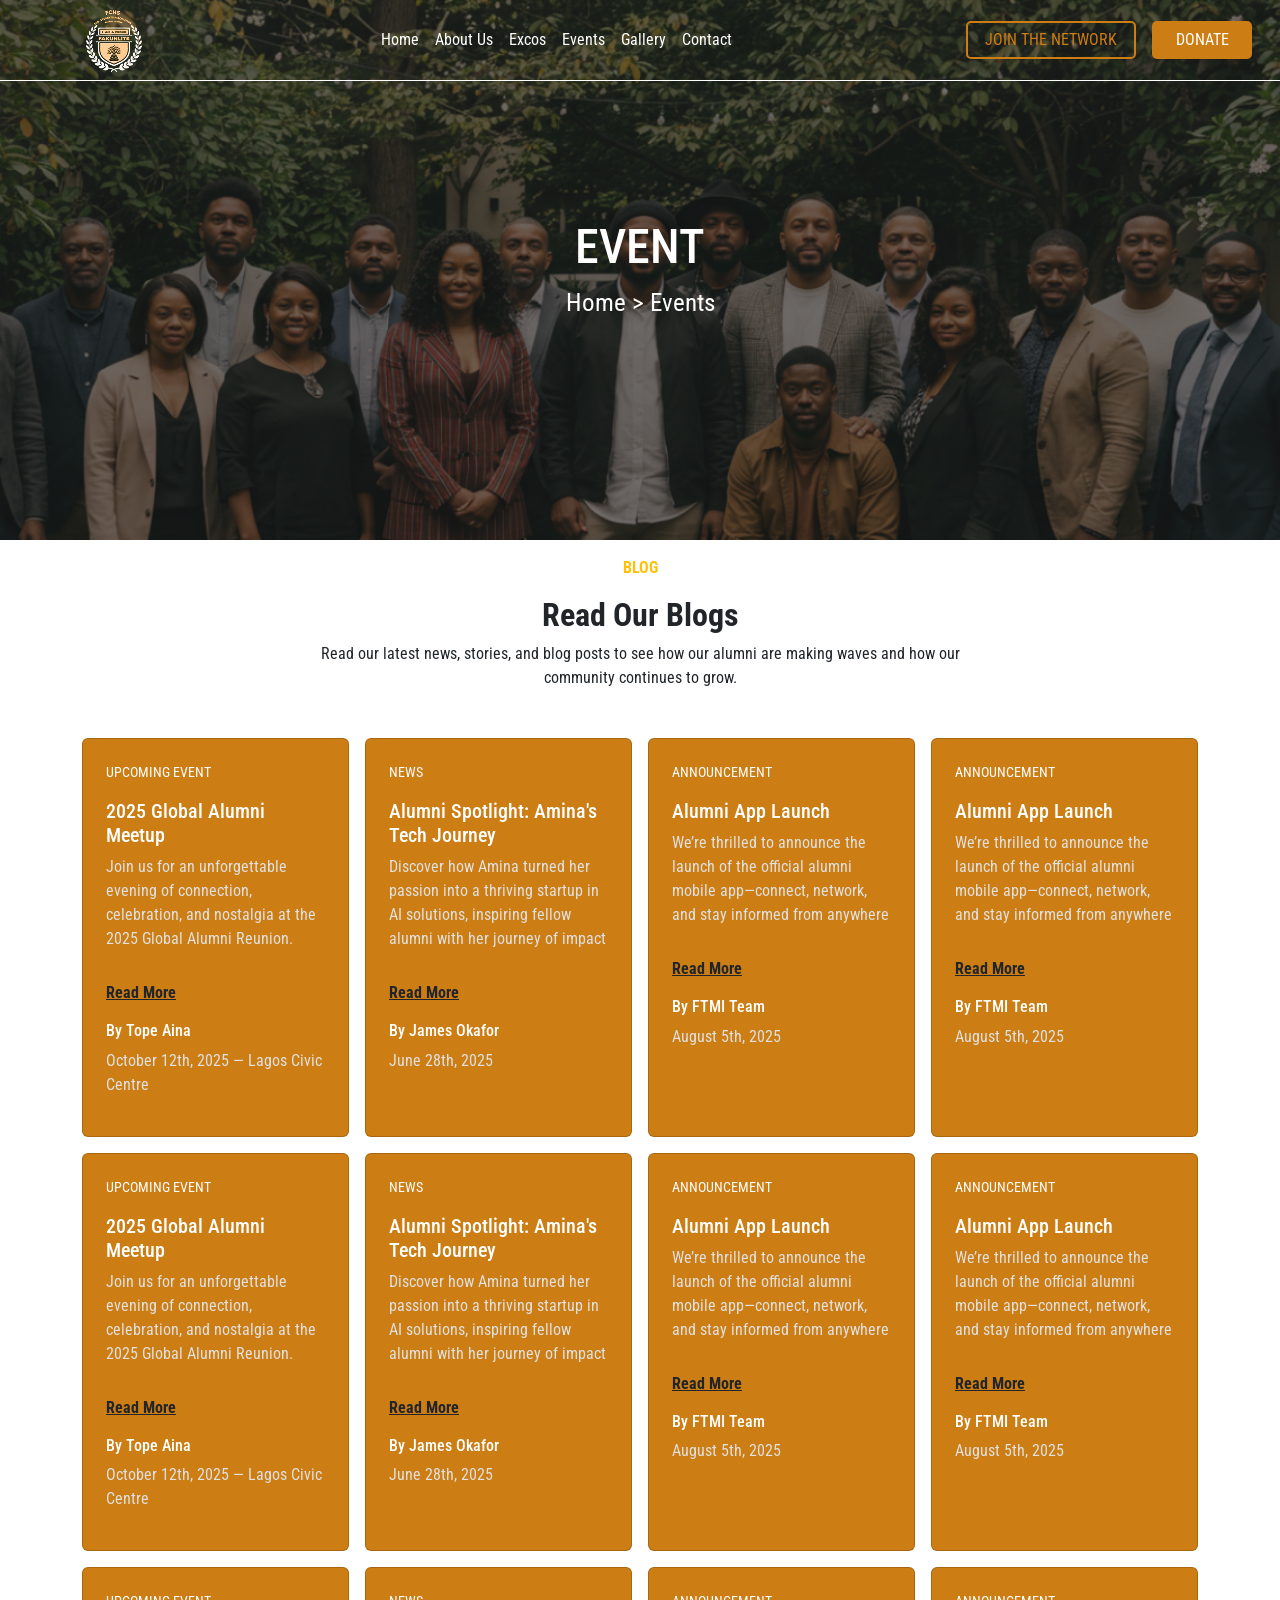
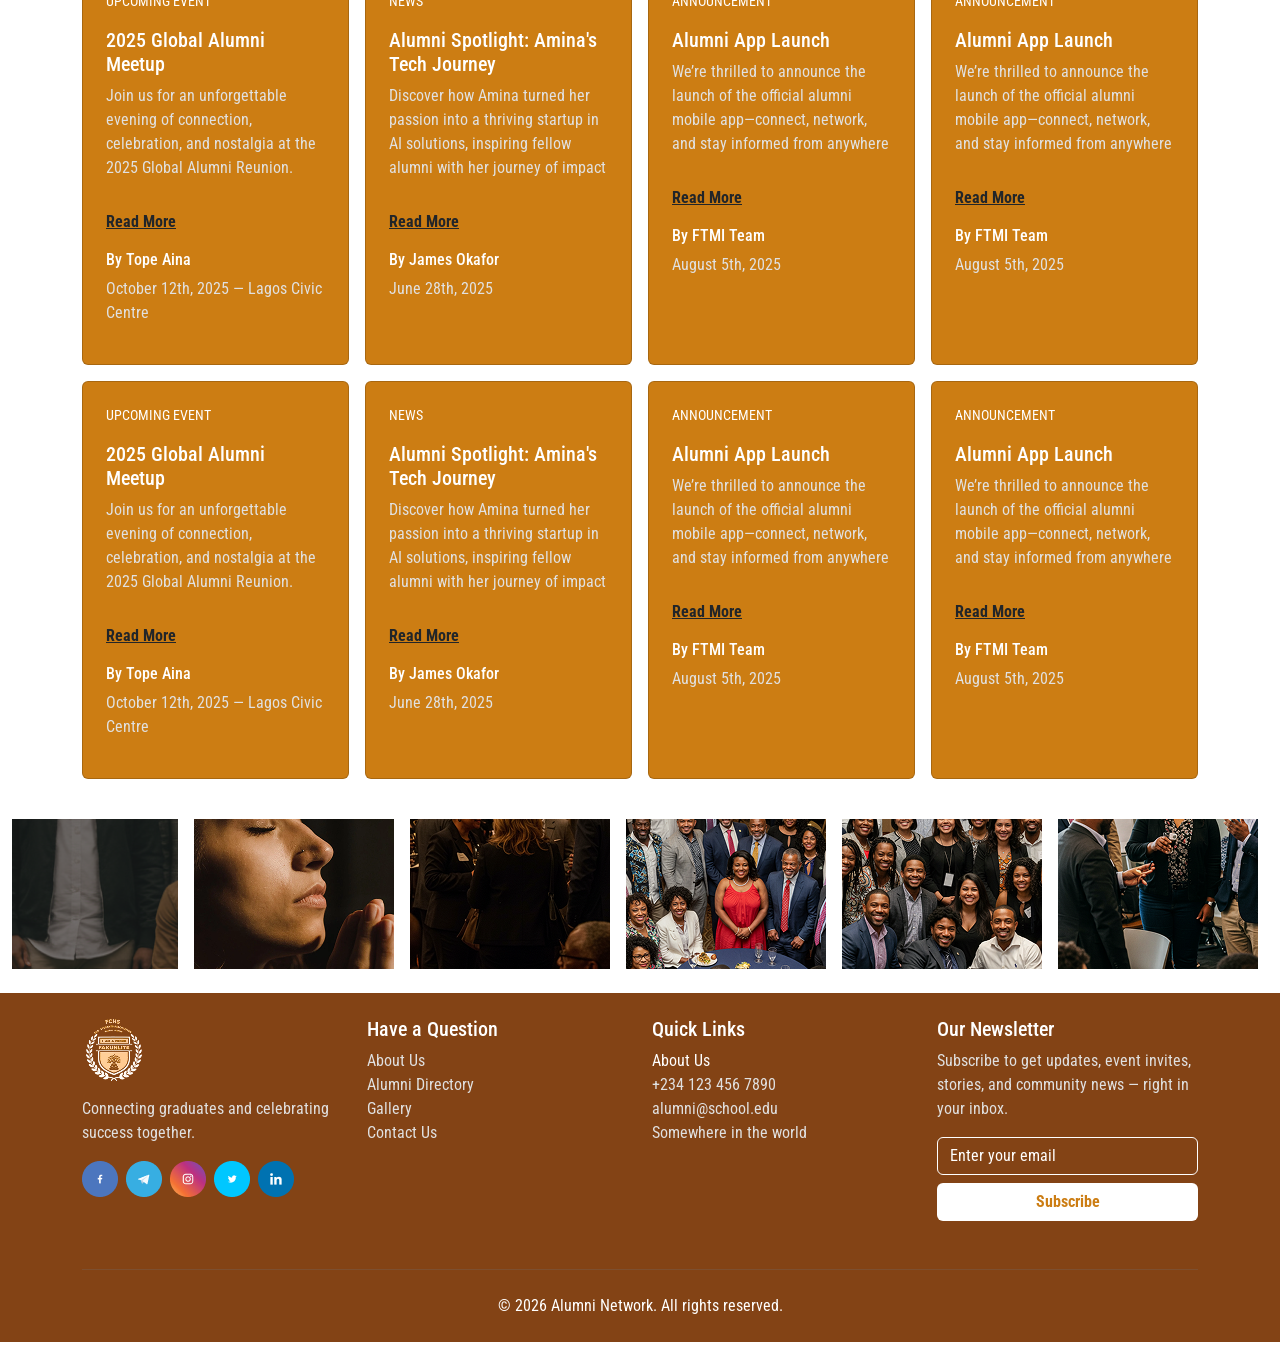
<file: event.html>
<!DOCTYPE html>
<html lang="en">
<head>
    <meta charset="UTF-8">
    <meta name="viewport" content="width= , initial-scale=1.0">
    <title>FAKUNLE</title>
     <link rel="icon" href="IMAGES/FTMI LOGO Black.png">
    <link href="https://fonts.googleapis.com/css2?family=Great+Vibes&display=swap" rel="stylesheet">
    <link rel="stylesheet" href="FAKUNLE-CSS/index.css">
    <link rel="stylesheet" href="FAKUNLE-CSS/excos.css">
    <link href="https://fonts.googleapis.com/css2?family=Roboto+Condensed&display=swap" rel="stylesheet">
    <link rel="stylesheet" href="https://cdn.jsdelivr.net/npm/bootstrap@5.3.7/dist/css/bootstrap.min.css">
    <link rel="stylesheet" href="https://cdn.jsdelivr.net/npm/bootstrap-icons@1.13.1/font/bootstrap-icons.min.css">
</head>
<body class="body">
  <section id="main-section">

  <div id="background-carousel" class="carousel slide" data-bs-ride="carousel">
    <div class="carousel-inner">
      <div class="carousel-item active">
        <img src="IMAGES/Image (3).png" alt="">
      </div>
      <div class="carousel-item">
        <img src="IMAGES/Image (3).png" alt="">
      </div>
      <div class="carousel-item">
        <img src="IMAGES/Image (3).png" alt="">
      </div>
    </div>
  </div>

  
  <nav class="navbar navbar-expand-lg main-section2">
    <div class="container-fluid d-flex align-items-center justify-content-between">
      
      <div class="d-flex align-items-center">
        <img id="logo" src="IMAGES/FTMI LOGO Black.png" alt="Logo">
      </div>

      
      <button id="navbar-toggler" class="navbar-toggler" type="button" data-bs-toggle="collapse" data-bs-target="#navbarText" aria-controls="navbarText" aria-expanded="false" aria-label="Toggle navigation">
        <span class="navbar-toggler-icon"></span>
      </button>

      
      <div class="collapse navbar-collapse justify-content-between" id="navbarText">
        <ul class="navbar-nav mx-auto mb-2 mb-lg-0 d-flex">
          <li class="nav-item"><a class="nav-link active" href="index.html" id="home">Home</a></li>
          <li class="nav-item"><a class="nav-link" href="about.html" id="home">About Us</a></li>
          <li class="nav-item"><a class="nav-link" href="gallery.html" id="home">Excos</a></li>
          <li class="nav-item"><a class="nav-link" href="event.html" id="home">Events</a></li>
          <li class="nav-item"><a class="nav-link" href="gallery.html" id="home">Gallery</a></li>
          <li class="nav-item"><a class="nav-link" href="contact.html" id="home">Contact</a></li>
        </ul>

       <span class="navbar-text d-flex align-items-center text-center me-3">
           <p class="join me-3 mb-0"><a id="join4" href="../sign-up.html">JOIN THE NETWORK</a></p>
          <p class="network mb-0"><a id="donate" href="">DONATE</a></p>
        </span>
      </div>
    </div>
  </nav>

  
 <div class="centered-content text-center">
  <h1 class="fw-semi-bold">EVENT</h1>
  <a class="execute" href="index.html">Home > Events</a>
</div>
</section>


<section class="py-3">
  <div class="container">
    <div class="text-center mb-5">
      <p class="text-uppercase fw-bold text-warning">Blog</p>
      <h2 class="fw-bold">Read Our Blogs</h2>
      <p class="mx-auto" style="max-width: 700px;">
        Read our latest news, stories, and blog posts to see how our alumni are making waves and how our community continues to grow.
      </p>
    </div>

    <!-- ✅ Single row for all blog cards -->
    <div class="row g-3">
      <!-- ✅ Start looping your cards here (total 20 shown as example) -->
      <!-- Copy and modify as needed -->
      <!-- Card 1 -->
      <div class="col-sm-12 col-md-6 col-lg-3">
        <div class="card h-100 item">
          <div class="card-body">
            <p class="text-white coming">UPCOMING EVENT</p>
            <h5 class="card-title">2025 Global Alumni Meetup</h5>
            <div class="card-text-wrapper">
              <p class="card-text expandable civic">
                Join us for an unforgettable evening of connection, celebration, and nostalgia at the 2025 Global Alumni Reunion. Reconnect with old classmates, meet inspiring alumni from around the world, and relive the memories that shaped us.
              </p>
              <a href="#" class="read-more text-dark">Read More</a>
            </div>
            <h6 class="mt-3">By Tope Aina</h6>
            <p class="civic">October 12th, 2025 — Lagos Civic Centre</p>
          </div>
        </div>
      </div>

      <!-- Card 2 -->
      <div class="col-sm-12 col-md-6 col-lg-3">
        <div class="card h-100 item">
          <div class="card-body">
            <p class="text-white coming">NEWS</p>
            <h5 class="card-title">Alumni Spotlight: Amina's Tech Journey</h5>
            <div class="card-text-wrapper">
              <p class="card-text expandable civic">
                Discover how Amina turned her passion into a thriving startup in AI solutions, inspiring fellow alumni with her journey of impact and innovation.
              </p>
              <a href="#" class="read-more text-dark">Read More</a>
            </div>
            <h6 class="mt-3">By James Okafor</h6>
            <p class="civic">June 28th, 2025</p>
          </div>
        </div>
      </div>

      <!-- Card 3 -->
      <div class="col-sm-12 col-md-6 col-lg-3">
        <div class="card h-100 item">
          <div class="card-body">
            <p class="text-white coming">ANNOUNCEMENT</p>
            <h5 class="card-title">Alumni App Launch</h5>
            <div class="card-text-wrapper">
              <p class="card-text expandable civic">
                We’re thrilled to announce the launch of the official alumni mobile app—connect, network, and stay informed from anywhere in the world.
              </p>
              <a href="#" class="read-more text-dark">Read More</a>
            </div>
            <h6 class="mt-3">By FTMI Team</h6>
            <p class="civic">August 5th, 2025</p>
          </div>
        </div>
      </div>

      <!-- Card 4 (repeat or generate more cards as needed) -->
      
      <div class="col-sm-12 col-md-6 col-lg-3">
        <div class="card h-100 item">
          <div class="card-body">
            <p class="text-white coming">ANNOUNCEMENT</p>
            <h5 class="card-title">Alumni App Launch</h5>
            <div class="card-text-wrapper">
              <p class="card-text expandable civic">
                We’re thrilled to announce the launch of the official alumni mobile app—connect, network, and stay informed from anywhere in the world.
              </p>
              <a href="#" class="read-more text-dark">Read More</a>
            </div>
            <h6 class="mt-3">By FTMI Team</h6>
            <p class="civic">August 5th, 2025</p>
          </div>
        </div>
      </div>


      <div class="col-sm-12 col-md-6 col-lg-3">
        <div class="card h-100 item">
          <div class="card-body">
            <p class="text-white coming">UPCOMING EVENT</p>
            <h5 class="card-title">2025 Global Alumni Meetup</h5>
            <div class="card-text-wrapper">
              <p class="card-text expandable civic">
                Join us for an unforgettable evening of connection, celebration, and nostalgia at the 2025 Global Alumni Reunion. Reconnect with old classmates, meet inspiring alumni from around the world, and relive the memories that shaped us.
              </p>
              <a href="#" class="read-more text-dark">Read More</a>
            </div>
            <h6 class="mt-3">By Tope Aina</h6>
            <p class="civic">October 12th, 2025 — Lagos Civic Centre</p>
          </div>
        </div>
      </div>

      <!-- Card 2 -->
      <div class="col-sm-12 col-md-6 col-lg-3">
        <div class="card h-100 item">
          <div class="card-body">
            <p class="text-white coming">NEWS</p>
            <h5 class="card-title">Alumni Spotlight: Amina's Tech Journey</h5>
            <div class="card-text-wrapper">
              <p class="card-text expandable civic">
                Discover how Amina turned her passion into a thriving startup in AI solutions, inspiring fellow alumni with her journey of impact and innovation.
              </p>
              <a href="#" class="read-more text-dark">Read More</a>
            </div>
            <h6 class="mt-3">By James Okafor</h6>
            <p class="civic">June 28th, 2025</p>
          </div>
        </div>
      </div>

      <!-- Card 3 -->
      <div class="col-sm-12 col-md-6 col-lg-3">
        <div class="card h-100 item">
          <div class="card-body">
            <p class="text-white coming">ANNOUNCEMENT</p>
            <h5 class="card-title">Alumni App Launch</h5>
            <div class="card-text-wrapper">
              <p class="card-text expandable civic">
                We’re thrilled to announce the launch of the official alumni mobile app—connect, network, and stay informed from anywhere in the world.
              </p>
              <a href="#" class="read-more text-dark">Read More</a>
            </div>
            <h6 class="mt-3">By FTMI Team</h6>
            <p class="civic">August 5th, 2025</p>
          </div>
        </div>
      </div>

      <!-- Card 4 (repeat or generate more cards as needed) -->
      <div class="col-sm-12 col-md-6 col-lg-3">
        <div class="card h-100 item">
          <div class="card-body">
            <p class="text-white coming">ANNOUNCEMENT</p>
            <h5 class="card-title">Alumni App Launch</h5>
            <div class="card-text-wrapper">
              <p class="card-text expandable civic">
                We’re thrilled to announce the launch of the official alumni mobile app—connect, network, and stay informed from anywhere in the world.
              </p>
              <a href="#" class="read-more text-dark">Read More</a>
            </div>
            <h6 class="mt-3">By FTMI Team</h6>
            <p class="civic">August 5th, 2025</p>
          </div>
        </div>
      </div>

      <div class="col-sm-12 col-md-6 col-lg-3">
        <div class="card h-100 item">
          <div class="card-body">
            <p class="text-white coming">UPCOMING EVENT</p>
            <h5 class="card-title">2025 Global Alumni Meetup</h5>
            <div class="card-text-wrapper">
              <p class="card-text expandable civic">
                Join us for an unforgettable evening of connection, celebration, and nostalgia at the 2025 Global Alumni Reunion. Reconnect with old classmates, meet inspiring alumni from around the world, and relive the memories that shaped us.
              </p>
              <a href="#" class="read-more text-dark">Read More</a>
            </div>
            <h6 class="mt-3">By Tope Aina</h6>
            <p class="civic">October 12th, 2025 — Lagos Civic Centre</p>
          </div>
        </div>
      </div>

      <!-- Card 2 -->
      <div class="col-sm-12 col-md-6 col-lg-3">
        <div class="card h-100 item">
          <div class="card-body">
            <p class="text-white coming">NEWS</p>
            <h5 class="card-title">Alumni Spotlight: Amina's Tech Journey</h5>
            <div class="card-text-wrapper">
              <p class="card-text expandable civic">
                Discover how Amina turned her passion into a thriving startup in AI solutions, inspiring fellow alumni with her journey of impact and innovation.
              </p>
              <a href="#" class="read-more text-dark">Read More</a>
            </div>
            <h6 class="mt-3">By James Okafor</h6>
            <p class="civic">June 28th, 2025</p>
          </div>
        </div>
      </div>

      <!-- Card 3 -->
      <div class="col-sm-12 col-md-6 col-lg-3">
        <div class="card h-100 item">
          <div class="card-body">
            <p class="text-white coming">ANNOUNCEMENT</p>
            <h5 class="card-title">Alumni App Launch</h5>
            <div class="card-text-wrapper">
              <p class="card-text expandable civic">
                We’re thrilled to announce the launch of the official alumni mobile app—connect, network, and stay informed from anywhere in the world.
              </p>
              <a href="#" class="read-more text-dark">Read More</a>
            </div>
            <h6 class="mt-3">By FTMI Team</h6>
            <p class="civic">August 5th, 2025</p>
          </div>
        </div>
      </div>

      <!-- Card 4 (repeat or generate more cards as needed) -->
      <div class="col-sm-12 col-md-6 col-lg-3">
        <div class="card h-100 item">
          <div class="card-body">
            <p class="text-white coming">ANNOUNCEMENT</p>
            <h5 class="card-title">Alumni App Launch</h5>
            <div class="card-text-wrapper">
              <p class="card-text expandable civic">
                We’re thrilled to announce the launch of the official alumni mobile app—connect, network, and stay informed from anywhere in the world.
              </p>
              <a href="#" class="read-more text-dark">Read More</a>
            </div>
            <h6 class="mt-3">By FTMI Team</h6>
            <p class="civic">August 5th, 2025</p>
          </div>
        </div>
      </div>


      <div class="col-sm-12 col-md-6 col-lg-3">
        <div class="card h-100 item">
          <div class="card-body">
            <p class="text-white coming">UPCOMING EVENT</p>
            <h5 class="card-title">2025 Global Alumni Meetup</h5>
            <div class="card-text-wrapper">
              <p class="card-text expandable civic">
                Join us for an unforgettable evening of connection, celebration, and nostalgia at the 2025 Global Alumni Reunion. Reconnect with old classmates, meet inspiring alumni from around the world, and relive the memories that shaped us.
              </p>
              <a href="#" class="read-more text-dark">Read More</a>
            </div>
            <h6 class="mt-3">By Tope Aina</h6>
            <p class="civic">October 12th, 2025 — Lagos Civic Centre</p>
          </div>
        </div>
      </div>

      <!-- Card 2 -->
      <div class="col-sm-12 col-md-6 col-lg-3">
        <div class="card h-100 item">
          <div class="card-body">
            <p class="text-white coming">NEWS</p>
            <h5 class="card-title">Alumni Spotlight: Amina's Tech Journey</h5>
            <div class="card-text-wrapper">
              <p class="card-text expandable civic">
                Discover how Amina turned her passion into a thriving startup in AI solutions, inspiring fellow alumni with her journey of impact and innovation.
              </p>
              <a href="#" class="read-more text-dark">Read More</a>
            </div>
            <h6 class="mt-3">By James Okafor</h6>
            <p class="civic">June 28th, 2025</p>
          </div>
        </div>
      </div>

      <!-- Card 3 -->
      <div class="col-sm-12 col-md-6 col-lg-3">
        <div class="card h-100 item">
          <div class="card-body">
            <p class="text-white coming">ANNOUNCEMENT</p>
            <h5 class="card-title">Alumni App Launch</h5>
            <div class="card-text-wrapper">
              <p class="card-text expandable civic">
                We’re thrilled to announce the launch of the official alumni mobile app—connect, network, and stay informed from anywhere in the world.
              </p>
              <a href="#" class="read-more text-dark">Read More</a>
            </div>
            <h6 class="mt-3">By FTMI Team</h6>
            <p class="civic">August 5th, 2025</p>
          </div>
        </div>
      </div>

      <!-- Card 4 (repeat or generate more cards as needed) -->
      <div class="col-sm-12 col-md-6 col-lg-3">
        <div class="card h-100 item">
          <div class="card-body">
            <p class="text-white coming">ANNOUNCEMENT</p>
            <h5 class="card-title">Alumni App Launch</h5>
            <div class="card-text-wrapper">
              <p class="card-text expandable civic">
                We’re thrilled to announce the launch of the official alumni mobile app—connect, network, and stay informed from anywhere in the world.
              </p>
              <a href="#" class="read-more text-dark">Read More</a>
            </div>
            <h6 class="mt-3">By FTMI Team</h6>
            <p class="civic">August 5th, 2025</p>
          </div>
        </div>
      </div>
      
    </div>
  </div>
</section>




<section class="py-4">
  <div class="container-fluid overflow-hidden">
    <div id="auto-scroll-row" class="d-flex flex-nowrap align-items-center">
      <div class="img-wrapper flex-shrink-0 mx-2">
        <img src="IMAGES/Image (3).png" alt="Image 1" />
      </div>
      <div class="img-wrapper flex-shrink-0 mx-2">
        <img src="IMAGES/Image (9).png" alt="Image 2" />
      </div>
      <div class="img-wrapper flex-shrink-0 mx-2">
        <img src="IMAGES/Image (19).png" alt="Image 3" />
      </div>
      <div class="img-wrapper flex-shrink-0 mx-2">
        <img src="IMAGES/Image (20).png" alt="Image 4" />
      </div>
      <div class="img-wrapper flex-shrink-0 mx-2">
        <img src="IMAGES/Group 1453.png" alt="Image 5" />
      </div>

      <!-- Duplicate images for smooth loop -->
      <div class="img-wrapper flex-shrink-0 mx-2">
        <img src="IMAGES/Image (17).png" alt="Image 1" />
      </div>
      <div class="img-wrapper flex-shrink-0 mx-2">
        <img src="IMAGES/Image (18).png" alt="Image 2" />
      </div>
      <div class="img-wrapper flex-shrink-0 mx-2">
        <img src="IMAGES/Image (19).png" alt="Image 3" />
      </div>
      <div class="img-wrapper flex-shrink-0 mx-2">
        <img src="IMAGES/Image (20).png" alt="Image 4" />
      </div>
      <div class="img-wrapper flex-shrink-0 mx-2">
        <img src="IMAGES/Group 1453.png" alt="Image 5" />
      </div>
    </div>
  </div>
  <section>

 <footer class="footer-section py-4 mt-4 text-white">
  <div class="container">
    <div class="row text-center text-md-start">
      
      <!-- Logo and Description -->
      <div class="col-12 col-md-3 mb-4">
        <img src="IMAGES/FTMI LOGO Black.png" alt="FTMI Logo" class="mb-3 img-fluid" style="max-width: 150px;">
        <p class="backed">Connecting graduates and celebrating success together.</p>
        <div class="d-flex justify-content-center justify-content-md-start">
          <a href=""><img src="IMAGES/Frame 199.png" alt="" class="me-2"></a>
          <a href=""><img src="IMAGES/Frame 226.png" alt="" class="me-2"></a>
          <a href=""><img src="IMAGES/Frame 227.png" alt="" class="me-2"></a>
          <a href=""><img src="IMAGES/Frame 228.png" alt="" class="me-2"></a>
          <a href=""><img src="IMAGES/Frame 229.png" alt="" class="me-2"></a>
        </div>
      </div>

      <!-- Have a Question -->
      <div class="col-6 col-md-3 mb-4">
        <h5>Have a Question</h5>
        <ul class="list-unstyled">
          <li><a href="about.html" class="backed text-decoration-none">About Us</a></li>
          <li><a href="Excos.html" class="backed text-decoration-none ">Alumni Directory</a></li>
          <li><a href="gallery.html" class="backed text-decoration-none">Gallery</a></li>
          <li><a href="contact.html" class="backed text-decoration-none">Contact Us</a></li>
        </ul>
      </div>

      <!-- Quick Links / Contact Info -->
      <div class="col-6 col-md-3 mb-4">
        <h5>Quick Links</h5>
        <ul class="list-unstyled">
          <li><a href="about.html" class="text-white text-decoration-none">About Us</a></li>
          <li><a href="#" class="backed text-decoration-none">+234 123 456 7890</a></li>
          <li><a href="#" class="backed text-decoration-none">alumni@school.edu</a></li>
          <li><a href="#" class="backed text-decoration-none">Somewhere in the world</a></li>
        </ul>
      </div>

      <!-- Newsletter -->
      <div class="col-12 col-md-3 mb-4">
        <h5>Our Newsletter</h5>
        <p class="backed">Subscribe to get updates, event invites, stories, and community news — right in your inbox.</p>
        <form>
          <div class="mb-2">
            <input type="email" id="mail" class="form-control" placeholder="Enter your email">
          </div>
          <button id="submit" type="submit" class="btn btn-white w-100 fw-bold">Subscribe</button>
        </form>
      </div>
    </div>

    <hr class="border-secondary my-4">

    <!-- Footer bottom -->
    <div class="row">
      <div class="col-md-12 text-center">
        <p class="mb-0">&copy; <span id="currentYear"></span> Alumni Network. All rights reserved.</p>
      </div>
    </div>
  </div>
</footer>
    


<script src="FAKUNLE.JS/index.js"></script>

        <script src="https://cdn.jsdelivr.net/npm/bootstrap@5.3.7/dist/js/bootstrap.bundle.min.js
"></script>
</body>
</html>
</file>
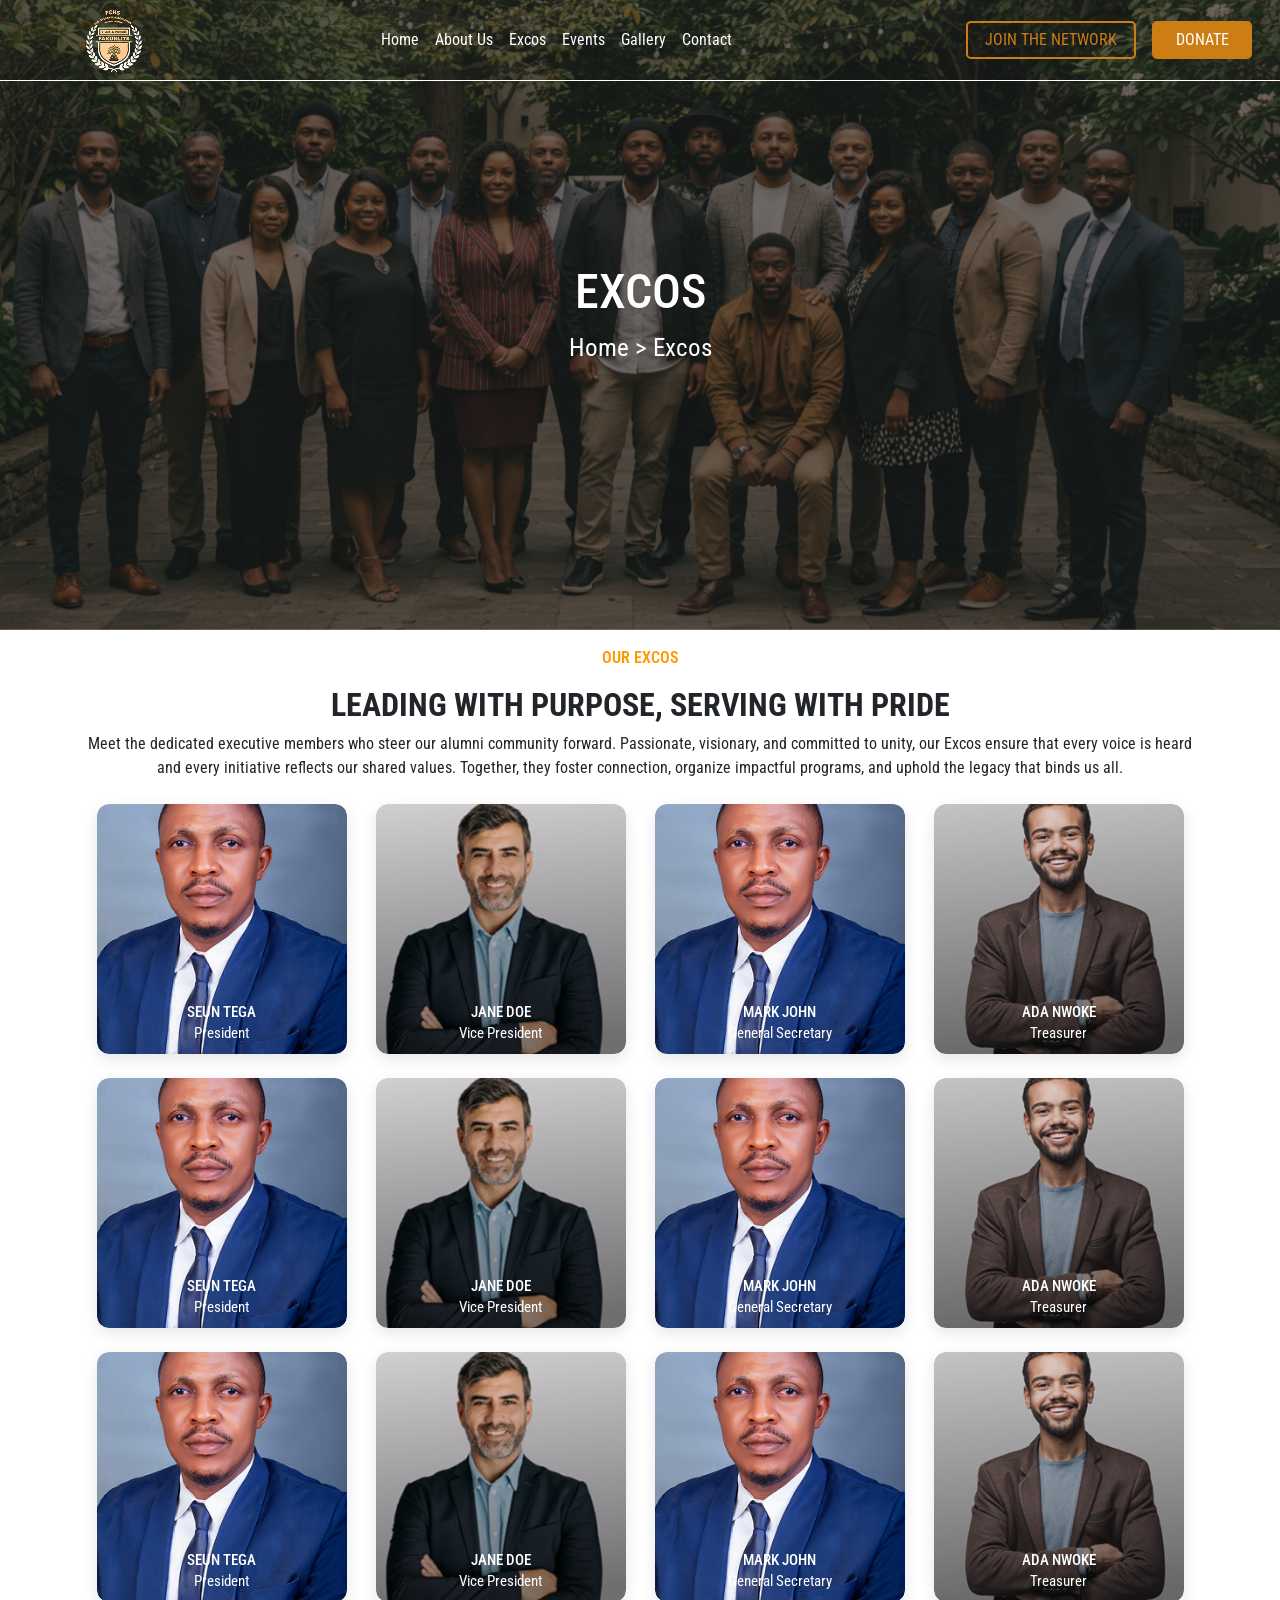
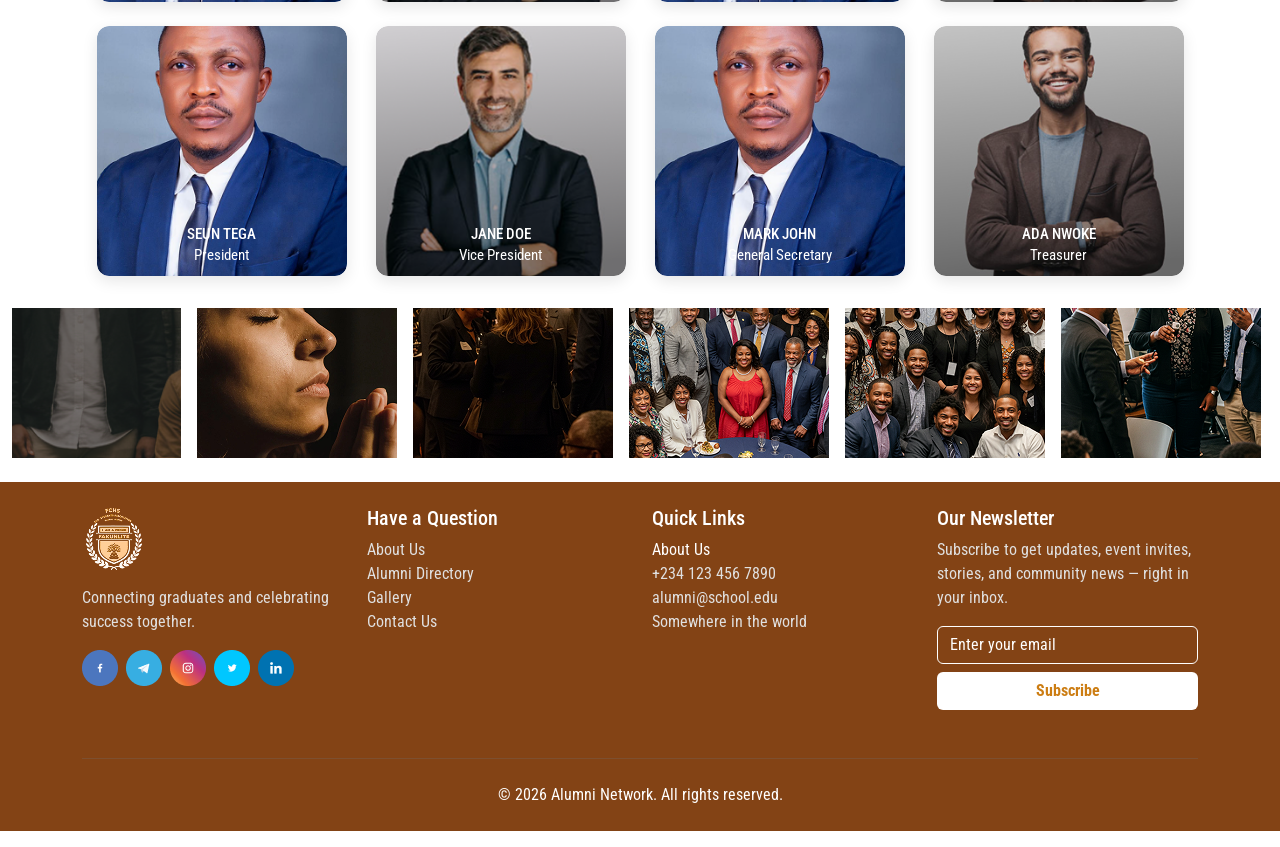
<file: Excos.html>
<!DOCTYPE html>
<html lang="en">
<head>
    <meta charset="UTF-8">
    <meta name="viewport" content="width=device-width, initial-scale=1.0">
    <title>FAKUNLE</title>
     <link rel="icon" href="IMAGES/FTMI LOGO Black.png">
    <link href="https://fonts.googleapis.com/css2?family=Great+Vibes&display=swap" rel="stylesheet">
    <link rel="stylesheet" href="FAKUNLE-CSS/index.css">
    <link rel="stylesheet" href="FAKUNLE-CSS/excos.css">
    <link rel="stylesheet" href="FAKUNLE-CSS/about.css">
    <link href="https://fonts.googleapis.com/css2?family=Roboto+Condensed&display=swap" rel="stylesheet">
    <link rel="stylesheet" href="https://cdn.jsdelivr.net/npm/bootstrap@5.3.7/dist/css/bootstrap.min.css">
    <link rel="stylesheet" href="https://cdn.jsdelivr.net/npm/bootstrap-icons@1.13.1/font/bootstrap-icons.min.css">
</head>
<body class="body">
  <section id="main-section">

  <div id="background-carousel" class="carousel slide" data-bs-ride="carousel">
    <div class="carousel-inner">
      <div class="carousel-item active">
        <img src="IMAGES/Image (3).png" alt="">
      </div>
      <div class="carousel-item">
        <img src="IMAGES/Image (3).png" alt="">
      </div>
      <div class="carousel-item">
        <img src="IMAGES/Image (3).png" alt="">
      </div>
    </div>
  </div>

  
  <nav class="navbar navbar-expand-lg main-section2">
    <div class="container-fluid d-flex align-items-center justify-content-between">
      
      <div class="d-flex align-items-center">
        <img id="logo" src="IMAGES/FTMI LOGO Black.png" alt="Logo">
      </div>

      
      <button id="navbar-toggler" class="navbar-toggler" type="button" data-bs-toggle="collapse" data-bs-target="#navbarText" aria-controls="navbarText" aria-expanded="false" aria-label="Toggle navigation">
        <span class="navbar-toggler-icon"></span>
      </button>

      
      <div class="collapse navbar-collapse justify-content-between" id="navbarText">
        <ul class="navbar-nav mx-auto mb-2 mb-lg-0 d-flex">
          <li class="nav-item"><a class="nav-link active" href="index.html" id="home">Home</a></li>
          <li class="nav-item"><a class="nav-link" href="about.html" id="home">About Us</a></li>
          <li class="nav-item"><a class="nav-link" href="Excos.html" id="home">Excos</a></li>
          <li class="nav-item"><a class="nav-link" href="event.html" id="home">Events</a></li>
          <li class="nav-item"><a class="nav-link" href="gallery.html" id="home">Gallery</a></li>
          <li class="nav-item"><a class="nav-link" href="contact.html" id="home">Contact</a></li>
        </ul>

        
        <span class="navbar-text d-flex align-items-center text-center me-3">
           <p class="join me-3 mb-0"><a id="join4" href="../sign-up.html">JOIN THE NETWORK</a></p>
          <p class="network mb-0"><a id="donate" href="">DONATE</a></p>
        </span>
      </div>
    </div>
  </nav>

  
 <div class="centered-content text-center">
  <h1 class="fw-semi-bold">EXCOS</h1>
  <a class="execute" href="">Home > Excos</a>
</div>
</section>



    <section class="container py-3">
  <p class="text-center Mission text-uppercase">Our Excos</p>
  <h2 class="text-center text-uppercase fw-bold">Leading with Purpose, Serving with Pride</h2>
  <p class="text-center max-width:900px;">
    Meet the dedicated executive members who steer our alumni community forward. Passionate, visionary, and committed to unity, our Excos ensure that every voice is heard and every initiative reflects our shared values. Together, they foster connection, organize impactful programs, and uphold the legacy that binds us all.
  </p>

  <div class="container mt-4">
    <div class="row g-4 justify-content-center">

      <div class="col-6 col-sm-4 col-md-3">
        <div class="exco-card">
          <img src="IMAGES/Image (21).png" alt="Image 1" class="exco-img">
          <div class="overlay">
            <h5>SEUN TEGA</h5>
            <p>President</p>
          </div>
        </div>
      </div>

      <div class="col-6 col-sm-4 col-md-3">
        <div class="exco-card">
          <img src="IMAGES/Image (22).png" alt="Image 2" class="exco-img">
          <div class="overlay">
            <h5>JANE DOE</h5>
            <p>Vice President</p>
          </div>
        </div>
      </div>

      <div class="col-6 col-sm-4 col-md-3">
        <div class="exco-card">
          <img src="IMAGES/Image (21).png" alt="Image 3" class="exco-img">
          <div class="overlay">
            <h5>MARK JOHN</h5>
            <p>General Secretary</p>
          </div>
        </div>
      </div>

      <div class="col-6 col-sm-4 col-md-3">
        <div class="exco-card">
          <img src="IMAGES/Image (23).png" alt="Image 4" class="exco-img">
          <div class="overlay">
            <h5>ADA NWOKE</h5>
            <p>Treasurer</p>
          </div>
        </div>
      </div>


       <div class="container mt-4">
    <div class="row g-4 justify-content-center">

      <div class="col-6 col-sm-4 col-md-3">
        <div class="exco-card">
          <img src="IMAGES/Image (21).png" alt="Image 1" class="exco-img">
          <div class="overlay">
            <h5>SEUN TEGA</h5>
            <p>President</p>
          </div>
        </div>
      </div>

      <div class="col-6 col-sm-4 col-md-3">
        <div class="exco-card">
          <img src="IMAGES/Image (22).png" alt="Image 2" class="exco-img">
          <div class="overlay">
            <h5>JANE DOE</h5>
            <p>Vice President</p>
          </div>
        </div>
      </div>

      <div class="col-6 col-sm-4 col-md-3">
        <div class="exco-card">
          <img src="IMAGES/Image (21).png" alt="Image 3" class="exco-img">
          <div class="overlay">
            <h5>MARK JOHN</h5>
            <p>General Secretary</p>
          </div>
        </div>
      </div>

      <div class="col-6 col-sm-4 col-md-3">
        <div class="exco-card">
          <img src="IMAGES/Image (23).png" alt="Image 4" class="exco-img">
          <div class="overlay">
            <h5>ADA NWOKE</h5>
            <p>Treasurer</p>
          </div>
        </div>
      </div>


       <div class="container mt-4">
    <div class="row g-4 justify-content-center">

      <div class="col-6 col-sm-4 col-md-3">
        <div class="exco-card">
          <img src="IMAGES/Image (21).png" alt="Image 1" class="exco-img">
          <div class="overlay">
            <h5>SEUN TEGA</h5>
            <p>President</p>
          </div>
        </div>
      </div>

      <div class="col-6 col-sm-4 col-md-3">
        <div class="exco-card">
          <img src="IMAGES/Image (22).png" alt="Image 2" class="exco-img">
          <div class="overlay">
            <h5>JANE DOE</h5>
            <p>Vice President</p>
          </div>
        </div>
      </div>

      <div class="col-6 col-sm-4 col-md-3">
        <div class="exco-card">
          <img src="IMAGES/Image (21).png" alt="Image 3" class="exco-img">
          <div class="overlay">
            <h5>MARK JOHN</h5>
            <p>General Secretary</p>
          </div>
        </div>
      </div>

      <div class="col-6 col-sm-4 col-md-3">
        <div class="exco-card">
          <img src="IMAGES/Image (23).png" alt="Image 4" class="exco-img">
          <div class="overlay">
            <h5>ADA NWOKE</h5>
            <p>Treasurer</p>
          </div>
        </div>
      </div>

       <div class="container mt-4">
    <div class="row g-4 justify-content-center">

      <div class="col-6 col-sm-4 col-md-3">
        <div class="exco-card">
          <img src="IMAGES/Image (21).png" alt="Image 1" class="exco-img">
          <div class="overlay">
            <h5>SEUN TEGA</h5>
            <p>President</p>
          </div>
        </div>
      </div>

      <div class="col-6 col-sm-4 col-md-3">
        <div class="exco-card">
          <img src="IMAGES/Image (22).png" alt="Image 2" class="exco-img">
          <div class="overlay">
            <h5>JANE DOE</h5>
            <p>Vice President</p>
          </div>
        </div>
      </div>

      <div class="col-6 col-sm-4 col-md-3">
        <div class="exco-card">
          <img src="IMAGES/Image (21).png" alt="Image 3" class="exco-img">
          <div class="overlay">
            <h5>MARK JOHN</h5>
            <p>General Secretary</p>
          </div>
        </div>
      </div>

      <div class="col-6 col-sm-4 col-md-3">
        <div class="exco-card">
          <img src="IMAGES/Image (23).png" alt="Image 4" class="exco-img">
          <div class="overlay">
            <h5>ADA NWOKE</h5>
            <p>Treasurer</p>
          </div>
        </div>
      </div>

    </div>
  </div>
</section>



<section class="py-3">
  <div class="container-fluid overflow-hidden">
    <div id="auto-scroll-row" class="d-flex flex-nowrap align-items-center">
      <div class="img-wrapper flex-shrink-0 mx-2">
        <img src="IMAGES/Image (3).png" alt="Image 1" />
      </div>
      <div class="img-wrapper flex-shrink-0 mx-2">
        <img src="IMAGES/Image (9).png" alt="Image 2" />
      </div>
      <div class="img-wrapper flex-shrink-0 mx-2">
        <img src="IMAGES/Image (19).png" alt="Image 3" />
      </div>
      <div class="img-wrapper flex-shrink-0 mx-2">
        <img src="IMAGES/Image (20).png" alt="Image 4" />
      </div>
      <div class="img-wrapper flex-shrink-0 mx-2">
        <img src="IMAGES/Group 1453.png" alt="Image 5" />
      </div>

      <!-- Duplicate images for smooth loop -->
      <div class="img-wrapper flex-shrink-0 mx-2">
        <img src="IMAGES/Image (17).png" alt="Image 1" />
      </div>
      <div class="img-wrapper flex-shrink-0 mx-2">
        <img src="IMAGES/Image (18).png" alt="Image 2" />
      </div>
      <div class="img-wrapper flex-shrink-0 mx-2">
        <img src="IMAGES/Image (19).png" alt="Image 3" />
      </div>
      <div class="img-wrapper flex-shrink-0 mx-2">
        <img src="IMAGES/Image (20).png" alt="Image 4" />
      </div>
      <div class="img-wrapper flex-shrink-0 mx-2">
        <img src="IMAGES/Group 1453.png" alt="Image 5" />
      </div>
    </div>
  </div>
  <section>

 <footer class="footer-section py-4 mt-4 text-white">
  <div class="container">
    <div class="row text-center text-md-start">
      
      <!-- Logo and Description -->
      <div class="col-12 col-md-3 mb-4">
        <img src="IMAGES/FTMI LOGO Black.png" alt="FTMI Logo" class="mb-3 img-fluid" style="max-width: 150px;">
        <p class="backed">Connecting graduates and celebrating success together.</p>
        <div class="d-flex justify-content-center justify-content-md-start">
          <a href=""><img src="IMAGES/Frame 199.png" alt="" class="me-2"></a>
          <a href=""><img src="IMAGES/Frame 226.png" alt="" class="me-2"></a>
          <a href=""><img src="IMAGES/Frame 227.png" alt="" class="me-2"></a>
          <a href=""><img src="IMAGES/Frame 228.png" alt="" class="me-2"></a>
          <a href=""><img src="IMAGES/Frame 229.png" alt="" class="me-2"></a>
        </div>
      </div>

      <!-- Have a Question -->
      <div class="col-6 col-md-3 mb-4">
        <h5>Have a Question</h5>
        <ul class="list-unstyled">
          <li><a href="about.html" class="backed text-decoration-none">About Us</a></li>
          <li><a href="Excos.html" class="backed text-decoration-none ">Alumni Directory</a></li>
          <li><a href="gallery.html" class="backed text-decoration-none">Gallery</a></li>
          <li><a href="contact.html" class="backed text-decoration-none">Contact Us</a></li>
        </ul>
      </div>

      <!-- Quick Links / Contact Info -->
      <div class="col-6 col-md-3 mb-4">
        <h5>Quick Links</h5>
        <ul class="list-unstyled">
          <li><a href="about.html" class="text-white text-decoration-none">About Us</a></li>
          <li><a href="#" class="backed text-decoration-none">+234 123 456 7890</a></li>
          <li><a href="#" class="backed text-decoration-none">alumni@school.edu</a></li>
          <li><a href="#" class="backed text-decoration-none">Somewhere in the world</a></li>
        </ul>
      </div>

      <!-- Newsletter -->
      <div class="col-12 col-md-3 mb-4">
        <h5>Our Newsletter</h5>
        <p class="backed">Subscribe to get updates, event invites, stories, and community news — right in your inbox.</p>
        <form>
          <div class="mb-2">
            <input type="email" id="mail" class="form-control" placeholder="Enter your email">
          </div>
          <button id="submit" type="submit" class="btn btn-white w-100 fw-bold">Subscribe</button>
        </form>
      </div>
    </div>

    <hr class="border-secondary my-4">

    <!-- Footer bottom -->
    <div class="row">
      <div class="col-md-12 text-center">
        <p class="mb-0">&copy; <span id="currentYear"></span> Alumni Network. All rights reserved.</p>
      </div>
    </div>
  </div>
</footer>



<script src="FAKUNLE.JS/index.js"></script>
<script src="https://cdn.jsdelivr.net/npm/bootstrap@5.3.7/dist/js/bootstrap.bundle.min.js
"></script>
    
</body>
</html>
</file>
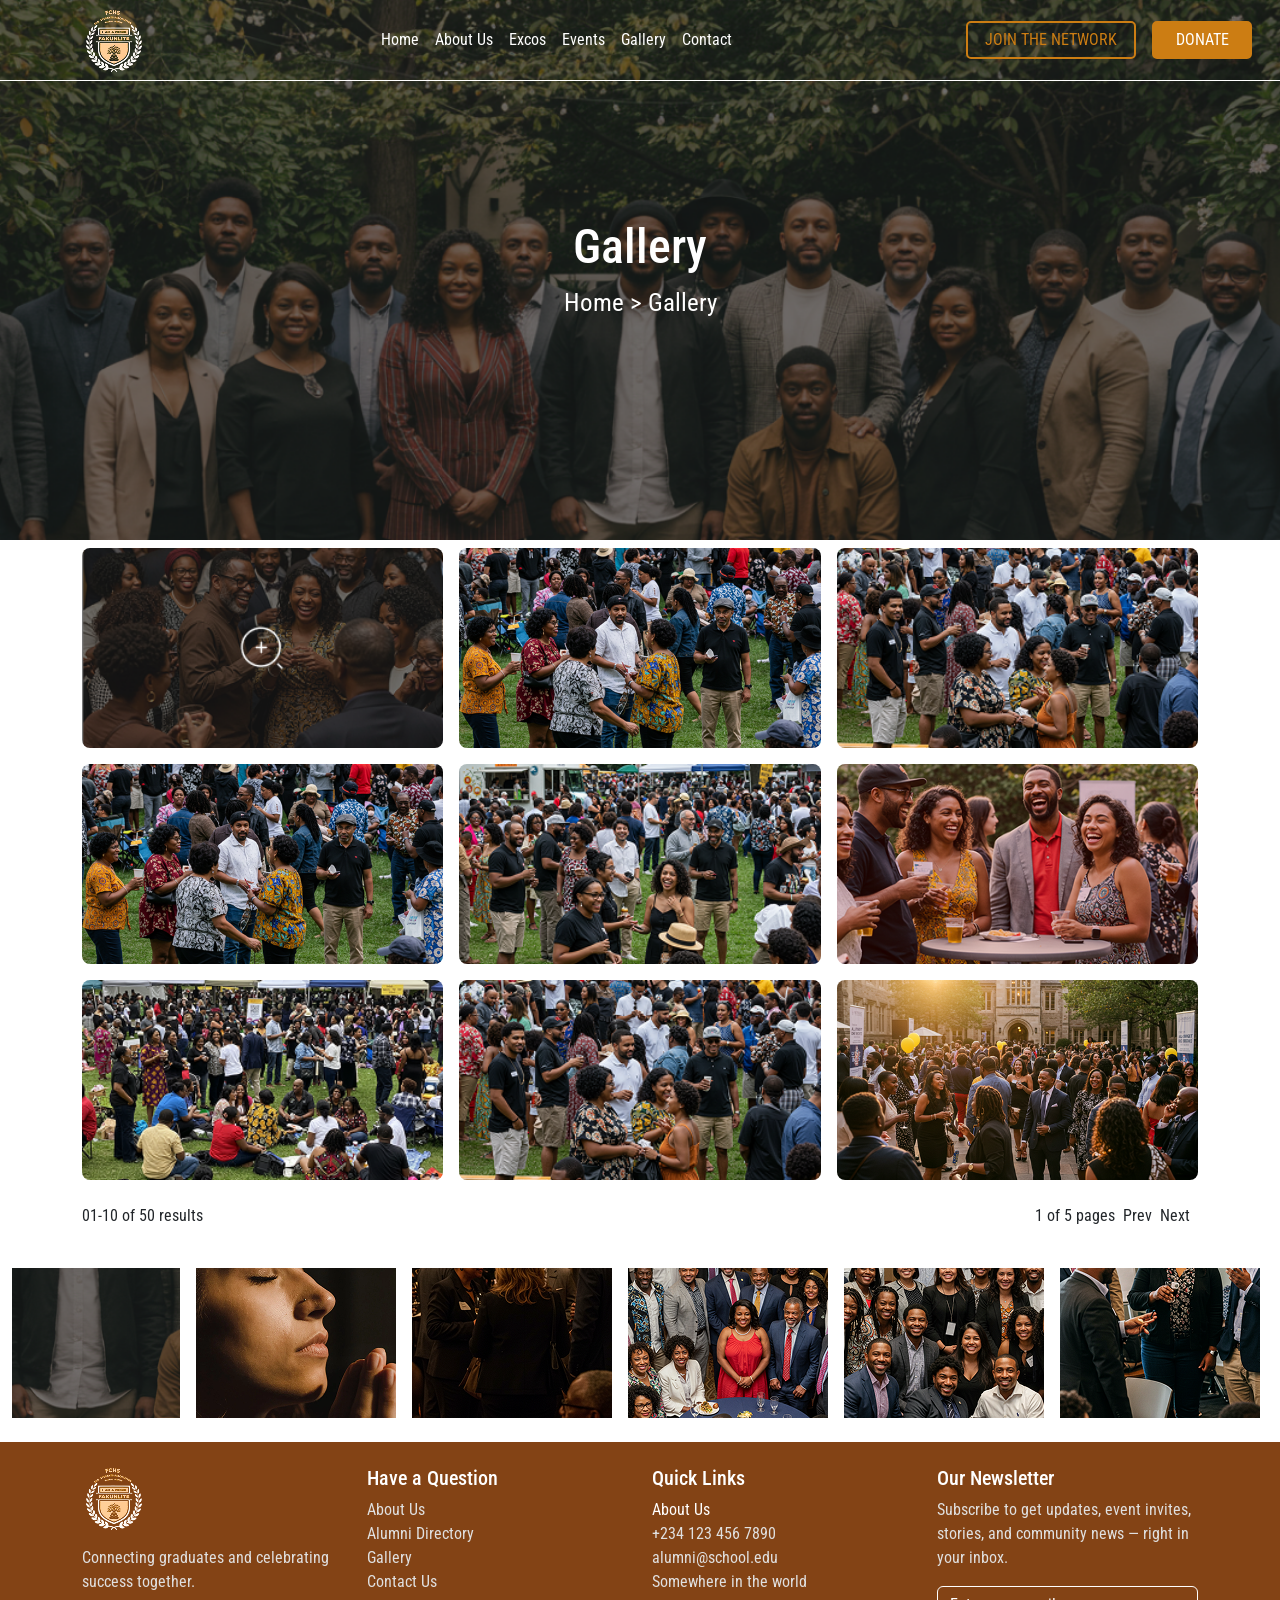
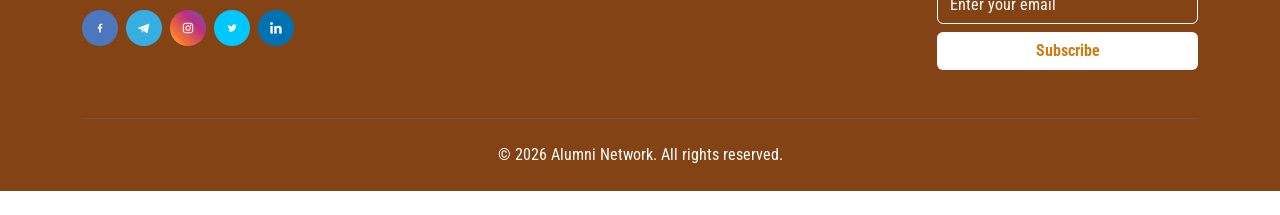
<file: gallery.html>
<!DOCTYPE html>
<html lang="en">
<head>
    <meta charset="UTF-8">
    <meta name="viewport" content="width=device-width, initial-scale=1.0">
    <title>FAKUNLE</title>
     <link rel="icon" href="IMAGES/FTMI LOGO Black.png">
     <link href="https://fonts.googleapis.com/css2?family=Great+Vibes&display=swap" rel="stylesheet">
    <link rel="stylesheet" href="FAKUNLE-CSS/index.css">
    <link rel="stylesheet" href="FAKUNLE-CSS/excos.css">
    <link rel="stylesheet" href="FAKUNLE-CSS/gallery.css">
    <link href="https://fonts.googleapis.com/css2?family=Roboto+Condensed&display=swap" rel="stylesheet">
    <link rel="stylesheet" href="https://cdn.jsdelivr.net/npm/bootstrap@5.3.7/dist/css/bootstrap.min.css">
    <link rel="stylesheet" href="https://cdn.jsdelivr.net/npm/bootstrap-icons@1.13.1/font/bootstrap-icons.min.css">
</head>
<body class="body">
    <section id="main-section">

  <div id="background-carousel" class="carousel slide" data-bs-ride="carousel">
    <div class="carousel-inner">
      <div class="carousel-item active">
        <img src="IMAGES/Image (3).png" alt="">
      </div>
      <div class="carousel-item">
        <img src="IMAGES/Image (3).png" alt="">
      </div>
      <div class="carousel-item">
        <img src="IMAGES/Image (3).png" alt="">
      </div>
    </div>
  </div>

  
  <nav class="navbar navbar-expand-lg main-section2">
    <div class="container-fluid d-flex align-items-center justify-content-between">
      
      <div class="d-flex align-items-center">
        <img id="logo" src="IMAGES/FTMI LOGO Black.png" alt="Logo">
      </div>

      
      <button id="navbar-toggler" class="navbar-toggler" type="button" data-bs-toggle="collapse" data-bs-target="#navbarText" aria-controls="navbarText" aria-expanded="false" aria-label="Toggle navigation">
        <span class="navbar-toggler-icon"></span>
      </button>

      
      <div class="collapse navbar-collapse justify-content-between" id="navbarText">
        <ul class="navbar-nav mx-auto mb-2 mb-lg-0 d-flex">
          <li class="nav-item"><a class="nav-link active" href="index.html" id="home">Home</a></li>
          <li class="nav-item"><a class="nav-link" href="about.html" id="home">About Us</a></li>
          <li class="nav-item"><a class="nav-link" href="Excos.html" id="home">Excos</a></li>
          <li class="nav-item"><a class="nav-link" href="event.html" id="home">Events</a></li>
          <li class="nav-item"><a class="nav-link" href="gallery.html" id="home">Gallery</a></li>
          <li class="nav-item"><a class="nav-link" href="contact.html" id="home">Contact</a></li>
        </ul>

        
       <span class="navbar-text d-flex align-items-center text-center me-3">
           <p class="join me-3 mb-0"><a id="join4" href="../sign-up.html">JOIN THE NETWORK</a></p>
          <p class="network mb-0"><a id="donate" href="">DONATE</a></p>
        </span>
      </div>
    </div>
  </nav>

  
 <div class="centered-content text-center">
  <h1 class="fw-semi-bold">Gallery</h1>
  <a class="execute" href="">Home > Gallery</a>
</div>
</section>



<section class="py-2">
  <div class="container">
    
    <!-- Row 1 -->
    <div class="row g-3 mb-3">
      <div class="col-12 col-sm-4">
        <div class="fixed-box">
          <img src="IMAGES/Group 1455.png" alt="">
        </div>
      </div>
      <div class="col-12 col-sm-4">
        <div class="fixed-box">
          <img src="IMAGES/Image (24).png" alt="">
        </div>
      </div>
      <div class="col-12 col-sm-4">
        <div class="fixed-box">
          <img src="IMAGES/Image (31).png" alt="">
        </div>
      </div>
    </div>

    <!-- Repeat the same structure for Row 2 and Row 3 -->


    <div class="row g-3 mb-3">
      <div class="col-12 col-sm-4">
        <div class="fixed-box">
          <img src="IMAGES/Image (24).png" alt="">
        </div>
      </div>
      <div class="col-12 col-sm-4">
        <div class="fixed-box">
          <img src="IMAGES/Image (27).png" alt="">
        </div>
      </div>
      <div class="col-12 col-sm-4">
        <div class="fixed-box">
          <img src="IMAGES/Group 1452.png" alt="">
        </div>
      </div>
    </div>
    <!-- Repeat the same structure for Row 2 and Row 3 -->

    <div class="row g-3 mb-3">
      <div class="col-12 col-sm-4">
        <div class="fixed-box">
          <img src="IMAGES/Image (33).png" alt="">
        </div>
      </div>
      <div class="col-12 col-sm-4">
        <div class="fixed-box">
          <img src="IMAGES/Image (31).png" alt="">
        </div>
      </div>
      <div class="col-12 col-sm-4">
        <div class="fixed-box">
          <img src="IMAGES/Image (34).png" alt="">
        </div>
      </div>
    </div>
  </div>
</section>



<section class="container">
    <div class="d-flex justify-content-between">
        <div class="">
            <p>01-10 of 50 results</p>
        </div>
        <div class="d-flex">
            <p class="me-2">1 of 5 pages</p>
             <p class="me-2">Prev</p>
             <p class="me-2">Next</p>
        </div>
    </div>
</section>



<section class="py-4">
  <div class="container-fluid overflow-hidden">
    <div id="auto-scroll-row" class="d-flex flex-nowrap align-items-center">
      <div class="img-wrapper flex-shrink-0 mx-2">
        <img src="IMAGES/Image (3).png" alt="Image 1" />
      </div>
      <div class="img-wrapper flex-shrink-0 mx-2">
        <img src="IMAGES/Image (9).png" alt="Image 2" />
      </div>
      <div class="img-wrapper flex-shrink-0 mx-2">
        <img src="IMAGES/Image (19).png" alt="Image 3" />
      </div>
      <div class="img-wrapper flex-shrink-0 mx-2">
        <img src="IMAGES/Image (20).png" alt="Image 4" />
      </div>
      <div class="img-wrapper flex-shrink-0 mx-2">
        <img src="IMAGES/Group 1453.png" alt="Image 5" />
      </div>

      <!-- Duplicate images for smooth loop -->
      <div class="img-wrapper flex-shrink-0 mx-2">
        <img src="IMAGES/Image (17).png" alt="Image 1" />
      </div>
      <div class="img-wrapper flex-shrink-0 mx-2">
        <img src="IMAGES/Image (18).png" alt="Image 2" />
      </div>
      <div class="img-wrapper flex-shrink-0 mx-2">
        <img src="IMAGES/Image (19).png" alt="Image 3" />
      </div>
      <div class="img-wrapper flex-shrink-0 mx-2">
        <img src="IMAGES/Image (20).png" alt="Image 4" />
      </div>
      <div class="img-wrapper flex-shrink-0 mx-2">
        <img src="IMAGES/Group 1453.png" alt="Image 5" />
      </div>
    </div>
  </div>
  <section>


 <footer class="footer-section py-4 mt-4 text-white">
  <div class="container">
    <div class="row text-center text-md-start">
      
      <!-- Logo and Description -->
      <div class="col-12 col-md-3 mb-4">
        <img src="IMAGES/FTMI LOGO Black.png" alt="FTMI Logo" class="mb-3 img-fluid" style="max-width: 150px;">
        <p class="backed">Connecting graduates and celebrating success together.</p>
        <div class="d-flex justify-content-center justify-content-md-start">
          <a href=""><img src="IMAGES/Frame 199.png" alt="" class="me-2"></a>
          <a href=""><img src="IMAGES/Frame 226.png" alt="" class="me-2"></a>
          <a href=""><img src="IMAGES/Frame 227.png" alt="" class="me-2"></a>
          <a href=""><img src="IMAGES/Frame 228.png" alt="" class="me-2"></a>
          <a href=""><img src="IMAGES/Frame 229.png" alt="" class="me-2"></a>
        </div>
      </div>

      <!-- Have a Question -->
      <div class="col-6 col-md-3 mb-4">
        <h5>Have a Question</h5>
        <ul class="list-unstyled">
          <li><a href="about.html" class="backed text-decoration-none">About Us</a></li>
          <li><a href="Excos.html" class="backed text-decoration-none ">Alumni Directory</a></li>
          <li><a href="gallery.html" class="backed text-decoration-none">Gallery</a></li>
          <li><a href="contact.html" class="backed text-decoration-none">Contact Us</a></li>
        </ul>
      </div>

      <!-- Quick Links / Contact Info -->
      <div class="col-6 col-md-3 mb-4">
        <h5>Quick Links</h5>
        <ul class="list-unstyled">
          <li><a href="about.html" class="text-white text-decoration-none">About Us</a></li>
          <li><a href="#" class="backed text-decoration-none">+234 123 456 7890</a></li>
          <li><a href="#" class="backed text-decoration-none">alumni@school.edu</a></li>
          <li><a href="#" class="backed text-decoration-none">Somewhere in the world</a></li>
        </ul>
      </div>

      <!-- Newsletter -->
      <div class="col-12 col-md-3 mb-4">
        <h5>Our Newsletter</h5>
        <p class="backed">Subscribe to get updates, event invites, stories, and community news — right in your inbox.</p>
        <form>
          <div class="mb-2">
            <input type="email" id="mail" class="form-control" placeholder="Enter your email">
          </div>
          <button id="submit" type="submit" class="btn btn-white w-100 fw-bold">Subscribe</button>
        </form>
      </div>
    </div>

    <hr class="border-secondary my-4">

    <!-- Footer bottom -->
    <div class="row">
      <div class="col-md-12 text-center">
        <p class="mb-0">&copy; <span id="currentYear"></span> Alumni Network. All rights reserved.</p>
      </div>
    </div>
  </div>
</footer>
    


 
 <script src="FAKUNLE.JS/view-event.js"></script>

        <script src="https://cdn.jsdelivr.net/npm/bootstrap@5.3.7/dist/js/bootstrap.bundle.min.js
"></script> 
</body>
</html>
</file>
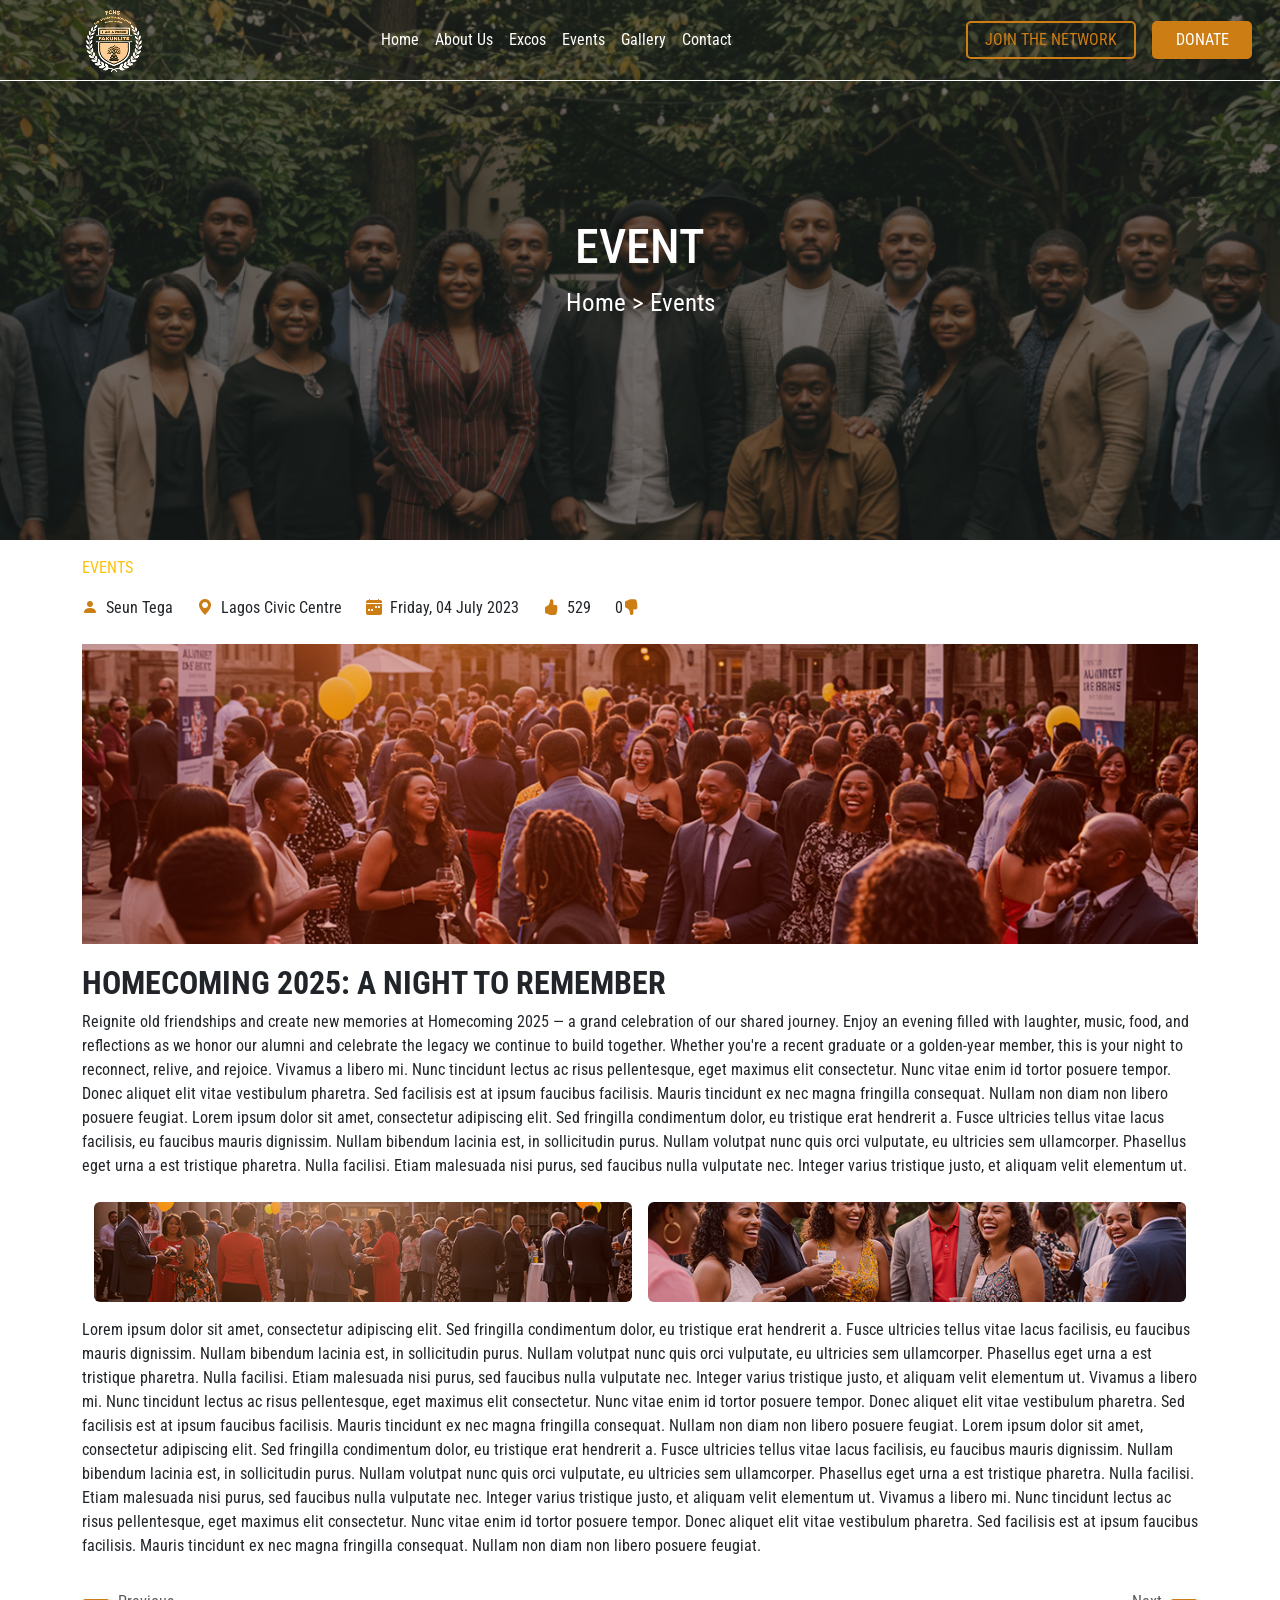
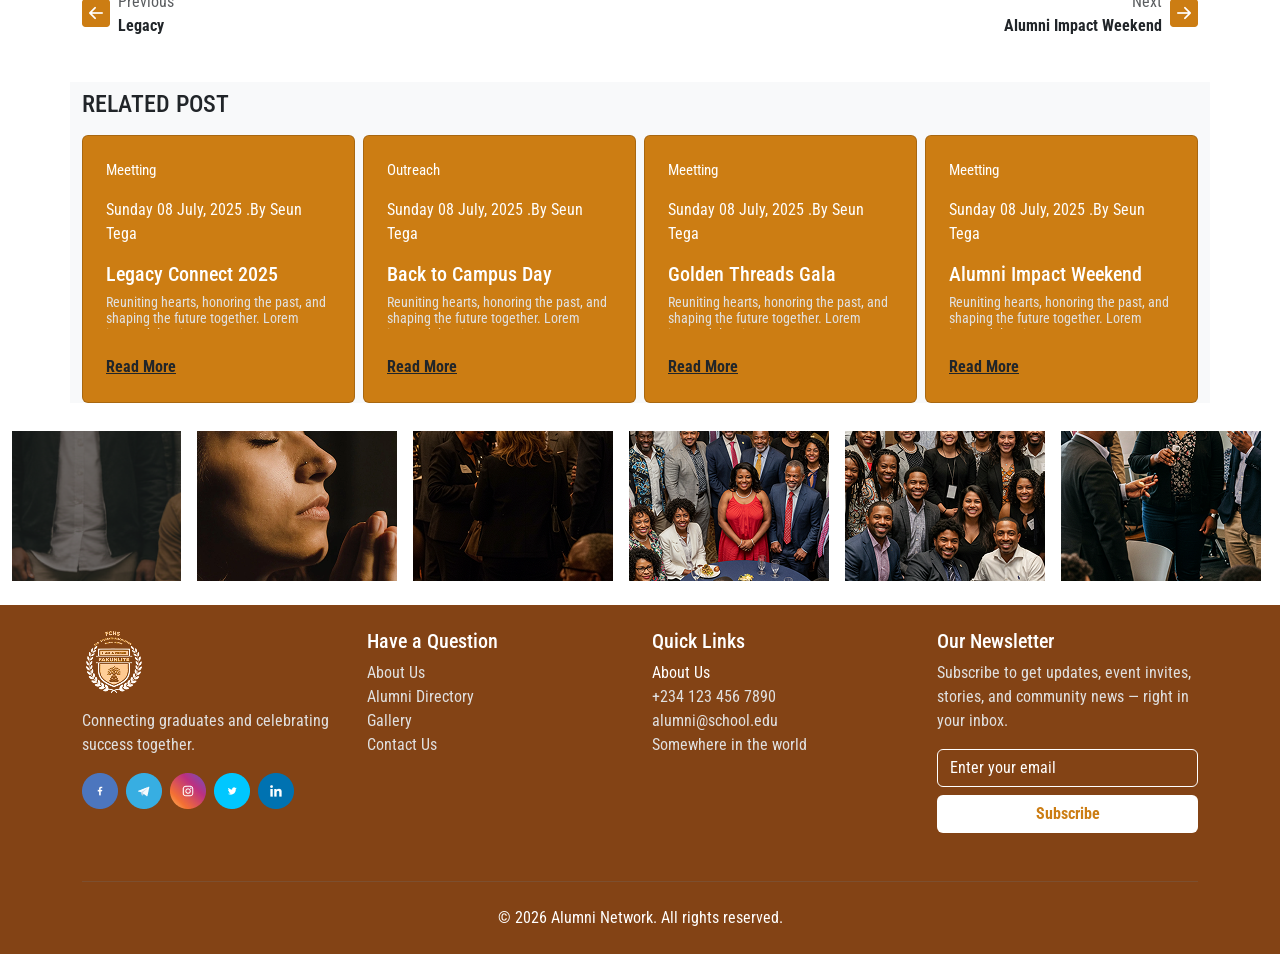
<file: view-event.html>
<!DOCTYPE html>
<html lang="en">
<head>
    <meta charset="UTF-8">
    <meta name="viewport" content="width=device-width, initial-scale=1.0">
    <title>FAKUNLE</title>
     <link rel="icon" href="IMAGES/FTMI LOGO Black.png">
     <link href="https://fonts.googleapis.com/css2?family=Great+Vibes&display=swap" rel="stylesheet">
    <link rel="stylesheet" href="FAKUNLE-CSS/index.css">
    <link rel="stylesheet" href="FAKUNLE-CSS/excos.css">
    <link rel="stylesheet" href="FAKUNLE-CSS/view-event.css">
    <link href="https://fonts.googleapis.com/css2?family=Roboto+Condensed&display=swap" rel="stylesheet">
    <link rel="stylesheet" href="https://cdn.jsdelivr.net/npm/bootstrap@5.3.7/dist/css/bootstrap.min.css">
    <link rel="stylesheet" href="https://cdn.jsdelivr.net/npm/bootstrap-icons@1.13.1/font/bootstrap-icons.min.css">
</head>
<body class="body">

 <section id="main-section">

  <div id="background-carousel" class="carousel slide" data-bs-ride="carousel">
    <div class="carousel-inner">
      <div class="carousel-item active">
        <img src="IMAGES/Image (3).png" alt="">
      </div>
      <div class="carousel-item">
        <img src="IMAGES/Image (3).png" alt="">
      </div>
      <div class="carousel-item">
        <img src="IMAGES/Image (3).png" alt="">
      </div>
    </div>
  </div>

  
  <nav class="navbar navbar-expand-lg main-section2">
    <div class="container-fluid d-flex align-items-center justify-content-between">
      
      <div class="d-flex align-items-center">
        <img id="logo" src="IMAGES/FTMI LOGO Black.png" alt="Logo">
      </div>

      
      <button id="navbar-toggler" class="navbar-toggler" type="button" data-bs-toggle="collapse" data-bs-target="#navbarText" aria-controls="navbarText" aria-expanded="false" aria-label="Toggle navigation">
        <span class="navbar-toggler-icon"></span>
      </button>

      
      <div class="collapse navbar-collapse justify-content-between" id="navbarText">
        <ul class="navbar-nav mx-auto mb-2 mb-lg-0 d-flex">
          <li class="nav-item"><a class="nav-link active" href="index.html" id="home">Home</a></li>
          <li class="nav-item"><a class="nav-link" href="about.html" id="home">About Us</a></li>
          <li class="nav-item"><a class="nav-link" href="Excos.html" id="home">Excos</a></li>
          <li class="nav-item"><a class="nav-link" href="event.html" id="home">Events</a></li>
          <li class="nav-item"><a class="nav-link" href="gallery.html" id="home">Gallery</a></li>
          <li class="nav-item"><a class="nav-link" href="contact.html" id="home">Contact</a></li>
        </ul>

        
        <span class="navbar-text d-flex align-items-center text-center me-3">
           <p class="join me-3 mb-0"><a id="join4" href="../sign-up.html">JOIN THE NETWORK</a></p>
          <p class="network mb-0"><a id="donate" href="">DONATE</a></p>
        </span>
      </div>
    </div>
  </nav>

  
 <div class="centered-content text-center">
  <h1 class="fw-semi-bold">EVENT</h1>
  <a class="execute" href="index.html">Home > Events</a>
</div>
</section>


<section class="container pt-3 pb-1">
  <p class="text-uppercase fw-semi-bold text-warning mb-3">Events</p>
  
  <div class="row gy-2">
    <div class="col-auto d-flex align-items-center">
      <i class="bi bi-person-fill me-2 icon"></i>
      <span class="">Seun Tega</span>
    </div>
    <div class="col-auto d-flex align-items-center">
      <i  class="bi bi-geo-alt-fill me-2 icon"></i>
      <span>Lagos Civic Centre</span>
    </div>
    <div class="col-auto d-flex align-items-center">
      <i class="bi bi-calendar-week-fill me-2 icon"></i>
      <span>Friday, 04 July 2023</span>
    </div>
    <div class="col-auto d-flex align-items-center">
      <i class="bi bi-hand-thumbs-up-fill me-2 icon"></i>
      <span>529</span>
    </div>
    <div class="col-auto d-flex align-items-center">
        <span>0</span>
      <i class="bi bi-hand-thumbs-down-fill me-2 icon"></i>
      
    </div>
  </div>

  <div class="mt-4 text-center">
  <div class="img-container">
    <img id="group" src="IMAGES/Group 1450.png" alt="Group illustration">
  </div>
</div>


</section>

<section class="container pt-3 pb-5">
  <div class="text-start mb-4">
    <h2 class="fw-bold text-start text-uppercase ">Homecoming 2025: A Night to Remember</h2>
    <p class="text-start">
      Reignite old friendships and create new memories at Homecoming 2025 — a grand celebration of our shared journey. Enjoy an evening filled with laughter, music, food, and reflections as we honor our alumni and celebrate the legacy we continue to build together. Whether you're a recent graduate or a golden-year member, this is your night to reconnect, relive, and rejoice.
      Vivamus a libero mi. Nunc tincidunt lectus ac risus pellentesque, eget maximus elit consectetur. Nunc vitae enim id tortor posuere tempor. Donec aliquet elit vitae vestibulum pharetra. Sed facilisis est at ipsum faucibus facilisis. Mauris tincidunt ex nec magna fringilla consequat. Nullam non diam non libero posuere feugiat. Lorem ipsum dolor sit amet, consectetur adipiscing elit. Sed fringilla condimentum dolor, eu tristique erat hendrerit a. Fusce ultricies tellus vitae lacus facilisis, eu faucibus mauris dignissim. Nullam bibendum lacinia est, in sollicitudin purus. Nullam volutpat nunc quis orci vulputate, eu ultricies sem ullamcorper. Phasellus eget urna a est tristique pharetra. Nulla facilisi. Etiam malesuada nisi purus, sed faucibus nulla vulputate nec. Integer varius tristique justo, et aliquam velit elementum ut.
    </p>
    </p>
  </div>

  <div class="container">
  <div class="row g-3">
    <div class="col-12 col-md-6">
      <div class="fixed-image-container">
        <img src="IMAGES/Group 1451.png" alt="Homecoming group 1" class="img-fluid rounded">
      </div>
    </div>
    <div class="col-12 col-md-6">
      <div class="fixed-image-container">
        <img src="IMAGES/Group 1452.png" alt="Homecoming group 2" class="img-fluid rounded">
      </div>
    </div>
  </div>
</div>
<div class="py-3">
<p>Lorem ipsum dolor sit amet, consectetur adipiscing elit. Sed fringilla condimentum dolor, eu tristique erat hendrerit a. Fusce ultricies tellus vitae lacus facilisis, eu faucibus mauris dignissim. Nullam bibendum lacinia est, in sollicitudin purus. Nullam volutpat nunc quis orci vulputate, eu ultricies sem ullamcorper. Phasellus eget urna a est tristique pharetra. Nulla facilisi. Etiam malesuada nisi purus, sed faucibus nulla vulputate nec. Integer varius tristique justo, et aliquam velit elementum ut. Vivamus a libero mi. Nunc tincidunt lectus ac risus pellentesque, eget maximus elit consectetur. Nunc vitae enim id tortor posuere tempor. Donec aliquet elit vitae vestibulum pharetra. Sed facilisis est at ipsum faucibus facilisis. Mauris tincidunt ex nec magna fringilla consequat. Nullam non diam non libero posuere feugiat. Lorem ipsum dolor sit amet, consectetur adipiscing elit. Sed fringilla condimentum dolor, eu tristique erat hendrerit a. Fusce ultricies tellus vitae lacus facilisis, eu faucibus mauris dignissim. Nullam bibendum lacinia est, in sollicitudin purus. Nullam volutpat nunc quis orci vulputate, eu ultricies sem ullamcorper. Phasellus eget urna a est tristique pharetra. Nulla facilisi. Etiam malesuada nisi purus, sed faucibus nulla vulputate nec. Integer varius tristique justo, et aliquam velit elementum ut. Vivamus a libero mi. Nunc tincidunt lectus ac risus pellentesque, eget maximus elit consectetur. Nunc vitae enim id tortor posuere tempor. Donec aliquet elit vitae vestibulum pharetra. Sed facilisis est at ipsum faucibus facilisis. Mauris tincidunt ex nec magna fringilla consequat. Nullam non diam non libero posuere feugiat.</p>
</div>


<div class="d-flex justify-content-between align-items-center">
    
    <!-- Previous -->
    <div class="d-flex align-items-center">
      <i class="bi bi-arrow-left-square-fill fs-3 me-2 impact"></i>
      <div>
        <p class="mb-0 text-muted">Previous</p>
        <p class="fw-bold mb-0">Legacy</p>
      </div>
    </div>

    <!-- Next -->
    <div class="d-flex align-items-center text-end">
      <div>
        <p class="mb-0 text-muted">Next</p>
        <p class="fw-bold mb-0">Alumni Impact Weekend</p>
      </div>
      <i class="bi bi-arrow-right-square-fill fs-3 ms-2 impact"></i>
    </div>

  </div>

</section>


<section class="py-1">
  <div class="container bg-light">
    <div class="row g-2">
      <h4>RELATED POST</h4>
      <!-- Card 1 -->
      <div class="col-sm-12 col-md-6 col-lg-3">
        <div class="card h-100 item">
          <div class="card-body">
            <p class="text-white coming">Meetting</p>
            <p>Sunday 08 July, 2025 .<span>By Seun Tega</span></p>
            <h5 class="card-title">Legacy Connect 2025</h5>
            <div class="card-text-wrapper">
              <p class="card-text expandable civic">
                Reuniting hearts, honoring the past, and shaping the future together. Lorem ipsum dolor sit amet, consectetur adipiscing elit. Sed fringilla condimentum dolor, eu tristique erat hendrerit a. Fusce ultricies tellus vitae lacus facilisis, eu faucibus mauris dignissim. Nullam bibendum lacinia est, i
              </p>
              <a href="#" class="read-more text-dark">Read More</a>
            </div>
          </div>
        </div>
      </div>

      <!-- Card 2 -->
      <div class="col-sm-12 col-md-6 col-lg-3">
        <div class="card h-100 item">
          <div class="card-body">
            <p class="text-white coming">Outreach</p>
            <p>Sunday 08 July, 2025 .<span>By Seun Tega</span></p>
            <h5 class="card-title">Back to Campus Day</h5>
            <div class="card-text-wrapper">
              <p class="card-text expandable civic">
                Reuniting hearts, honoring the past, and shaping the future together. Lorem ipsum dolor sit amet, consectetur adipiscing elit. Sed fringilla condimentum dolor, eu tristique erat hendrerit a. Fusce ultricies tellus vitae lacus facilisis, eu faucibus mauris dignissim. Nullam bibendum lacinia est, i
              </p>
              <a href="#" class="read-more text-dark">Read More</a>
            </div>
          </div>
        </div>
      </div>

      <!-- Card 3 -->
     <div class="col-sm-12 col-md-6 col-lg-3">
        <div class="card h-100 item">
          <div class="card-body">
            <p class="text-white coming">Meetting</p>
            <p>Sunday 08 July, 2025 .<span>By Seun Tega</span></p>
            <h5 class="card-title">Golden Threads Gala</h5>
            <div class="card-text-wrapper">
              <p class="card-text expandable civic">
                Reuniting hearts, honoring the past, and shaping the future together. Lorem ipsum dolor sit amet, consectetur adipiscing elit. Sed fringilla condimentum dolor, eu tristique erat hendrerit a. Fusce ultricies tellus vitae lacus facilisis, eu faucibus mauris dignissim. Nullam bibendum lacinia est, i
              </p>
              <a href="#" class="read-more text-dark">Read More</a>
            </div>
          </div>
        </div>
      </div>

      <!-- Card 4 -->
      <div class="col-sm-12 col-md-6 col-lg-3">
        <div class="card h-100 item">
          <div class="card-body">
            <p class="text-white coming">Meetting</p>
            <p>Sunday 08 July, 2025 .<span>By Seun Tega</span></p>
            <h5 class="card-title">Alumni Impact Weekend</h5>
            <div class="card-text-wrapper">
              <p class="card-text expandable civic">
                Reuniting hearts, honoring the past, and shaping the future together. Lorem ipsum dolor sit amet, consectetur adipiscing elit. Sed fringilla condimentum dolor, eu tristique erat hendrerit a. Fusce ultricies tellus vitae lacus facilisis, eu faucibus mauris dignissim. Nullam bibendum lacinia est, i
              </p>
              <a href="#" class="read-more text-dark">Read More</a>
            </div>
          </div>
        </div>
      </div>
</section>


<section class="py-4">
  <div class="container-fluid overflow-hidden">
    <div id="auto-scroll-row" class="d-flex flex-nowrap align-items-center">
      <div class="img-wrapper flex-shrink-0 mx-2">
        <img src="IMAGES/Image (3).png" alt="Image 1" />
      </div>
      <div class="img-wrapper flex-shrink-0 mx-2">
        <img src="IMAGES/Image (9).png" alt="Image 2" />
      </div>
      <div class="img-wrapper flex-shrink-0 mx-2">
        <img src="IMAGES/Image (19).png" alt="Image 3" />
      </div>
      <div class="img-wrapper flex-shrink-0 mx-2">
        <img src="IMAGES/Image (20).png" alt="Image 4" />
      </div>
      <div class="img-wrapper flex-shrink-0 mx-2">
        <img src="IMAGES/Group 1453.png" alt="Image 5" />
      </div>

      <!-- Duplicate images for smooth loop -->
      <div class="img-wrapper flex-shrink-0 mx-2">
        <img src="IMAGES/Image (17).png" alt="Image 1" />
      </div>
      <div class="img-wrapper flex-shrink-0 mx-2">
        <img src="IMAGES/Image (18).png" alt="Image 2" />
      </div>
      <div class="img-wrapper flex-shrink-0 mx-2">
        <img src="IMAGES/Image (19).png" alt="Image 3" />
      </div>
      <div class="img-wrapper flex-shrink-0 mx-2">
        <img src="IMAGES/Image (20).png" alt="Image 4" />
      </div>
      <div class="img-wrapper flex-shrink-0 mx-2">
        <img src="IMAGES/Group 1453.png" alt="Image 5" />
      </div>
    </div>
  </div>
  <section>

 <footer class="footer-section py-4 mt-4 text-white">
  <div class="container">
    <div class="row text-center text-md-start">
      
      <!-- Logo and Description -->
      <div class="col-12 col-md-3 mb-4">
        <img src="IMAGES/FTMI LOGO Black.png" alt="FTMI Logo" class="mb-3 img-fluid" style="max-width: 150px;">
        <p class="backed">Connecting graduates and celebrating success together.</p>
        <div class="d-flex justify-content-center justify-content-md-start">
          <a href=""><img src="IMAGES/Frame 199.png" alt="" class="me-2"></a>
          <a href=""><img src="IMAGES/Frame 226.png" alt="" class="me-2"></a>
          <a href=""><img src="IMAGES/Frame 227.png" alt="" class="me-2"></a>
          <a href=""><img src="IMAGES/Frame 228.png" alt="" class="me-2"></a>
          <a href=""><img src="IMAGES/Frame 229.png" alt="" class="me-2"></a>
        </div>
      </div>

      <!-- Have a Question -->
      <div class="col-6 col-md-3 mb-4">
        <h5>Have a Question</h5>
        <ul class="list-unstyled">
          <li><a href="index.html" class="backed text-decoration-none">About Us</a></li>
          <li><a href="index.html" class="backed text-decoration-none ">Alumni Directory</a></li>
          <li><a href="contact.html" class="backed text-decoration-none">Gallery</a></li>
          <li><a href="contact.html" class="backed text-decoration-none">Contact Us</a></li>
        </ul>
      </div>

      <!-- Quick Links / Contact Info -->
      <div class="col-6 col-md-3 mb-4">
        <h5>Quick Links</h5>
        <ul class="list-unstyled">
          <li><a href="about.html" class="text-white text-decoration-none">About Us</a></li>
          <li><a href="" class="backed text-decoration-none">+234 123 456 7890</a></li>
          <li><a href="#" class="backed text-decoration-none">alumni@school.edu</a></li>
          <li><a href="#" class="backed text-decoration-none">Somewhere in the world</a></li>
        </ul>
      </div>

      <!-- Newsletter -->
      <div class="col-12 col-md-3 mb-4">
        <h5>Our Newsletter</h5>
        <p class="backed">Subscribe to get updates, event invites, stories, and community news — right in your inbox.</p>
        <form>
          <div class="mb-2">
            <input type="email" id="mail" class="form-control" placeholder="Enter your email">
          </div>
          <button id="submit" type="submit" class="btn btn-white w-100 fw-bold">Subscribe</button>
        </form>
      </div>
    </div>

    <hr class="border-secondary my-4">

    <!-- Footer bottom -->
    <div class="row">
      <div class="col-md-12 text-center">
        <p class="mb-0">&copy; <span id="currentYear"></span> Alumni Network. All rights reserved.</p>
      </div>
    </div>
  </div>
</footer>
    

 <script src="FAKUNLE.JS/view-event.js"></script>

        <script src="https://cdn.jsdelivr.net/npm/bootstrap@5.3.7/dist/js/bootstrap.bundle.min.js
"></script> 
</body>
</html>
</file>
<file: FAKUNLE-CSS/index.css>
.body {
    font-family: 'Roboto Condensed', sans-serif;
  }


  /* NAV SECTION */

 #main-section {
      position: relative;
      min-height: 50vh;
      overflow: hidden;
      color: white;
    }

    /* Background carousel */
    #background-carousel {
      position: absolute;
      top: 0;
      left: 0;
      width: 100%;
      height: 100%;
      z-index: 0;
    }

    #background-carousel .carousel-inner,
    #background-carousel .carousel-item,
    #background-carousel img {
      width: 100%;
      height: 100%;
      object-fit: cover;
    }

    /* Overlay for better text visibility */
    .bg-overlay {
      position: absolute;
      top: 0;
      left: 0;
      width: 100%;
      height: 100%;
      background: rgba(0, 0, 0, 0.5);
      z-index: 1;
    }

    /* Bring content above background */
    nav,
    .container,
    .learn {
      position: relative;
      z-index: 2;
    }

    /* Responsive Logo Example */
    @media (max-width: 756px) {
      #logo {
        width: 50px;
        height: 50px;
      }
    }

    @media (min-width: 992px) and (max-width: 2000px) {
  #logo {
    margin-left: 70px;
  }
}


     .join{
    border: 2px solid #CC7D13;
    color: #CC7D13;
    padding: 5px;
    border-radius: 5px;
    width: 170px;
    align-items: center;
  }

   #join4{
    text-decoration: none;
     color: #CC7D13;
  }

  
   #join4:hover{
    text-decoration: none;
     color: white;
  }



     .join:hover{
    border: 2px solid white;
    color: white;
    padding: 5px;
    border-radius: 5px;
    width: 170px;
    align-items: center;
  }
  #donate{
    text-decoration: none;
    color: white;
  }
  
  


  

  .network{
   border: 2px solid #CC7D13;
    color: white;
    background-color: #CC7D13;
    padding: 5px;
     border-radius:5px;
     width: 100px;
     text-align: center;
     align-items: center;
  }

  .network:hover{
    color: white;
  }

#more{
    background-color: #CC7D13;
    border: 1px solid #CC7D13;
    border: 5px;
}

#more:hover{
    color: black;
}
#more2{
    color: #CC7D13;
    border: 1px solid #CC7D13;
    background-color: none;
}
#more2:hover{
    color: white;
}


.more{
    text-decoration: none;
    
} 

#navbar-toggler {
    color: black;
    background-color: white;
  }

.main-section2{
    border-bottom: 1px solid white;
    padding: 30px;
}

#home{
  color: white;
}

#home:hover{
    color: #CC7D13;
}

  @media (max-width: 756px) {
      #back {
        width: 100px;
        height: 100px;
      }
    }
    
.read {
  border: 2px solid #CC7D13;
  background-color: #CC7D13;
  color: white;
  padding: 8px 15px;
  width: 120px;
  margin: 10px auto 20px; /* Added bottom margin */
  text-align: center;
  border-radius: 5px;
  display: block;
  text-decoration: none;
  font-weight: 500;
}
.test{
  color: #CC7D13;
}



/* 500+ AND ALL SECTION */




#Background-section3 {
  position: relative;
  background-image: url(../IMAGES/Background.png);
  background-repeat: no-repeat;
  background-position: center;
  background-size: cover;
  min-height: 30vh;
  overflow: hidden;
  padding: 60px 20px; /* top/bottom and left/right padding */
}

#Background-section3::before {
  content: "";
  position: absolute;
  top: 0;
  left: 0;
  width: 100%;
  height: 100%;
  background-color: rgba(0, 0, 0, 0.5); /* optional overlay */
  z-index: 1;
}

#Background-section3 .content {
  position: relative;
  z-index: 2;
}

.story{
  color: #4F4F4F;
}
.event{
  border-left: dotted;
}
.event2{
  color: #CC7D13;
}

.event3{
   border-left: dotted;
}


 @media (max-width: 756px) {
      .event3 {
        border: none;
      }
    }


     /* FEAUTURE ALUMNI */

    .alumni-img-wrapper {
  width: 100%;
  height: 300px; /* Fixed height for all images */
  overflow: hidden;
  border-radius: 10px;
  background-color: #000;
}

.alumni-img {
  width: 100%;
  height: 100%;
  object-fit: cover; /* Ensures consistent image fill */
  display: block;
  border-radius: 10px;
}


    .alumni-card {
      position: relative;
      width: 100%;
      height: 300px; /* fixed height */
      overflow: hidden;
      border-radius: 10px;
      cursor: pointer;
      background-color: #000;
    }

    .alumni-card img {
      width: 100%;
      height: 100%;
      object-fit: cover; 
      border-radius: 10px;
    }

    .alumni-overlay {
      position: absolute;
      bottom: 0;
      left: 0;
      right: 0;
      padding: 10px;
      background: rgba(0, 0, 0, 0.6);
      color: white;
      text-align: center;
    }

    .alumni-name {
      font-size: 1.1rem;
    }

    .alumni-details {
      display: none;
      font-size: 0.9rem;
      margin-top: 5px;
    }

    .allow {
  background-color: #CC7D13;
  color: white;
  padding: 10px 20px;
  border-radius: 5px;
  text-align: center;
  font-weight: 500;
  cursor: pointer;
  transition: background-color 0.3s ease;
}

.allow:hover {
  color: black;
}

.spotlight-card {
  position: relative;
  width: 100%;
  height: 300px; /* Fixed height */
  overflow: hidden;
  border-radius: 10px;
  box-shadow: 0 4px 10px rgba(0, 0, 0, 0.1);
}

.spotlight-card img {
  width: 100%;
  height: 100%;
  object-fit: cover; 
  border-radius: 10px;
}

.overlay {
  position: absolute;
  bottom: 0;
  left: 0;
  right: 0;
  color: white;
  padding: 10px 0;
  text-align: center;
  align-items: center;
}

.album-title {
  font-size: 16px;
  margin-bottom: 5px;
}

.link-btn {
  font-size: 14px;
  color: #FFD700;
  cursor: pointer;
  text-decoration: underline;
}

.link-btn:hover {
  color: #FFA500;
}



/* OUR SPOT LIGHT SECTION */

.my-greatvibes-text {
  font-family: 'Great Vibes', cursive;
}

.link-btn {
  text-decoration: none;
  color: white;
  border: 1px solid white;
  padding: 6px 12px;
  width: 100px;
  text-align: center;
  border-radius: 5px;
  transition: background-color 0.3s;
  font-weight: 500;
}

.link-btn:hover {
  background-color: rgba(255, 255, 255, 0.2);
}


.december{
  color: #4F4F4F;
  font-size: 15px;
}
.december2{
  color: #4F4F4F;
}
#Designer{
  background-color: #834315;
  padding: 47px;
  border-radius: 5px;
}



/* OUR BLOG SECTION */

.card-text-wrapper {
      position: relative;
    }

    .card-text.expandable {
      max-height: 100px;
      overflow: hidden;
      transition: max-height 0.3s ease;
    }

    .card-text.expandable.expanded {
      max-height: 1000px;
    }

    .read-more {
      display: inline-block;
      margin-top: 10px;
      cursor: pointer;
      font-weight: bold;
    }
    div.item{
      background-color: #CC7D13;
      color: white;
      padding: 7px;
    }
    .civic{
      color: #E1E1E1;
    }
    .coming{
      font-size: #E1E1E1;
      font-size: 14px;
    }
/* 
    IMAGES SECTION */

    .img-wrapper {
  width: 200px;         /* Fixed width */
  max-height: 150px;    /* Max height */
  display: flex;
  align-items: center;
  justify-content: center;
  overflow: hidden;
  flex-shrink: 0;
}

.img-wrapper img {
  max-height: 100%;
  width: auto;
  height: auto;
  object-fit: contain;
  user-select: none;
  pointer-events: none;
  border-radius: 8px;
  box-shadow: 0 2px 6px rgba(0,0,0,0.15);
  display: block;
}

/* Responsive adjustments */
@media (max-width: 768px) {
  .img-wrapper {
    width: 120px;      /* Smaller fixed width on tablets */
    max-height: 90px;
  }
}

@media (max-width: 480px) {
  .img-wrapper {
    width: 90px;       /* Smaller fixed width on phones */
    max-height: 80px;
  }
}

/* Prevent scrollbar */
#auto-scroll-row {
  overflow-x: hidden;
}

.foot{
  text-align: center;
   color: white;
   align-items: center;
}

.allow3{
  background-color: #CC7D13;
  color: white;
  padding: 10px 20px;
  border-radius: 5px;
  text-align: center;
  width: 150px;
  margin:auto ;
}

 /* FOOTER */

.footer-section{
background-color: #834315;
color: #E0E0E0;
 
}
#submit{
  background-color:white;
  color: #CC7D13;
}

.backed{
color: #E0E0E0;
}
#mail{
  background-color: #834315;
  border: 1px solid white;
}

#mail:hover{
  background-color: #834315;
  border: 1px solid black;
}
#mail::placeholder {
  color: white;
  opacity: 1; /* Ensures full visibility */
}
</file>
<file: FAKUNLE-CSS/excos.css>
#main-section {
      position: relative;
      min-height: 60vh;
      overflow: hidden;
      color: white;
    }


    #background-carousel {
  position: absolute;
  top: 0;
  left: 0;
  width: 100%;
  height: 100vh;
  z-index: 0;
}

#background-carousel .carousel-inner,
#background-carousel .carousel-item,
#background-carousel img {
  width: 100%;
  height: 100%;
  object-fit: cover;
}

.bg-overlay {
  position: absolute;
  top: 0;
  left: 0;
  width: 100%;
  height: 100vh;
  background: rgba(0, 0, 0, 0.5);
  z-index: 1;
}

.centered-content {
  position: absolute;
  top: 50%;
  left: 50%;
  z-index: 2;
  transform: translate(-50%, -50%);
  color: #fff;
  padding: 1rem;
  width: 100%;
  max-width: 700px;
}

.centered-content h1 {
  font-size: 3rem;
}

@media (max-width: 768px) {
  .centered-content h1 {
    font-size: 2rem;
  }
}


  
    nav,
    .container,
    .learn {
      position: relative;
      z-index: 2;
    }

    
    @media (max-width: 756px) {
      #logo {
        width: 50px;
        height: 50px;
      }
    }

    @media (min-width: 992px) and (max-width: 2000px) {
  #logo {
    margin-left: 70px;
  }
}


     .join{
    border: 2px solid #CC7D13;
    color: #CC7D13;
    padding: 5px;
    border-radius: 5px;
    width: 170px;
    align-items: center;
  }

  .join:hover{
    border: 2px solid white;
    color: white;

  }
  .network{
   border: 2px solid #CC7D13;
    color: white;
    background-color: #CC7D13;
    padding: 5px;
     border-radius:5px;
     width: 100px;
     text-align: center;
     align-items: center;
  }

  .network:hover{
    color: black;
  }

#more{
    background-color: #CC7D13;
    border: 1px solid #CC7D13;
    border: 5px;
}

#more:hover{
    color: black;
}
#more2{
    color: #CC7D13;
    border: 1px solid #CC7D13;
    background-color: none;
}
#more2:hover{
    color: white;
}


.more{
    text-decoration: none;
    
} 

#navbar-toggler {
    color: black;
    background-color: white;
  }

.main-section2{
    border-bottom: 1px solid white;
    padding: 30px;
}

#home{
  color: white;
}

#home:hover{
    color: #CC7D13;
}

  @media (max-width: 756px) {
      #back {
        width: 100px;
        height: 100px;
      }
    }
    
.read {
  border: 2px solid #CC7D13;
  background-color: #CC7D13;
  color: white;
  padding: 8px 15px;
  width: 120px;
  margin: 10px auto 20px; 
  text-align: center;
  border-radius: 5px;
  display: block;
  text-decoration: none;
  font-weight: 500;
}
.test{
  color: #CC7D13;
}


.execute{
    text-decoration: none;
    font-size: 25px;
    color: white;
}
.Mission{
  color: #CC7D13;
}
</file>
<file: FAKUNLE-CSS/about.css>
.custom-img {
  width: 250px !important;
  height: 250px !important;
  object-fit: cover;
  border-radius: 20px;
  transition: all 0.3s ease-in-out;
  display: block;
}

.custom-img-large {
  width: 440px !important;
  height: 440px !important;
}

#custom {
  margin-bottom: 100px;
}

@media (max-width: 756px) {
  #custom {
    margin-bottom: 0;
  }
} 
.Mission{
    color: #CC7D13;
}
.Mission2{
color: #4F4F4F;
}
.cost {
  width: 500px;
  height: 500px;
  object-fit: cover;
  display: block;
  box-shadow: 0 5px 15px rgba(0,0,0,0.1);
}
.img-fluid {
  max-width: 100%;
  height: auto;
}


.exco-card {
      position: relative;
      width: 100%;
      max-width: 250px;
      height: 250px;
      overflow: hidden;
      border-radius: 12px;
      margin: auto;
      box-shadow: 0 5px 15px rgba(0, 0, 0, 0.1);
    }

    .exco-img {
      width: 100%;
      height: 100%;
      object-fit: cover;
      display: block;
      border-radius: 12px;
    }

    .overlay {
      position: absolute;
      bottom: 0;
      width: 100%;
      text-align: center;
      /* background: rgba(0, 0, 0, 0.5); */
      color: #fff;
      padding: 10px 0;
    }

    .overlay h5,
    .overlay p {
      margin: 0;
      font-size: 0.95rem;
    }

    /* Optional spacing styles */
    .Mission {
      font-weight: 600;
      color: #ff9900;
    }

    .Mission2 {
      max-width: 700px;
      margin: auto;
      color: #444;
    }







    /* General Layout */
#main-section {
  position: relative;
  min-height: 70vh;
  overflow: hidden;
  color: white;
}

@media (max-width: 756px) {
  #main-section {
    min-height: 50vh;
  }
}

#background-carousel {
  position: absolute;
  top: 0;
  left: 0;
  width: 100%;
  height: 100%;
  z-index: 0;
}

#background-carousel .carousel-inner,
#background-carousel .carousel-item,
#background-carousel img {
  width: 100%;
  height: 100%;
  object-fit: cover;
}

/* Optional dark overlay */
.bg-overlay {
  position: absolute;
  top: 0;
  left: 0;
  width: 100%;
  height: 100%;
  background: rgba(0, 0, 0, 0.5);
  z-index: 1;
}

nav,
.container,
.learn {
  position: relative;
  z-index: 2;
}

/* Logo Resize */
@media (max-width: 756px) {
  #logo {
    width: 50px;
    height: 50px;
  }
}

@media (min-width: 992px) {
  #logo {
    margin-left: 70px;
  }
}

/* Button Styles */
.join {
  border: 2px solid #CC7D13;
  color: #CC7D13;
  padding: 5px;
  border-radius: 5px;
  width: 170px;
}

.join:hover {
  border: 2px solid white;
  color: white;
}

.network {
  border: 2px solid #CC7D13;
  background-color: #CC7D13;
  color: white;
  padding: 5px;
  border-radius: 5px;
  width: 100px;
  text-align: center;
}

.network:hover {
  color: black;
}

/* Button Extras */
#more {
  background-color: #CC7D13;
  border: 1px solid #CC7D13;
  border-radius: 5px;
}

#more:hover {
  color: black;
}

#more2 {
  color: #CC7D13;
  border: 1px solid #CC7D13;
  background-color: transparent;
}

#more2:hover {
  color: white;
}

.more {
  text-decoration: none;
}

/* Navbar */
#navbar-toggler {
  color: black;
  background-color: white;
}

.main-section2 {
  border-bottom: 1px solid white;
  padding: 30px;
}

/* Navigation Link Styling */
.navlink {
  color: white;
}

.navlink:hover {
  color: #CC7D13;
}

/* Executive Text Styling */
.executive {
  text-decoration: none;
  font-size: 17px;
  color: white;
}

/* Responsive Margin-Top for Executive2 */
.executive2 {
  display: flex;
  flex-direction: column;
  align-items: center;
  justify-content: center;
  text-align: center;
  margin-top: clamp(50px, 10vw, 120px);
}

/* Extras */
.read {
  border: 2px solid #CC7D13;
  background-color: #CC7D13;
  color: white;
  padding: 8px 15px;
  width: 120px;
  margin: 10px auto 20px;
  text-align: center;
  border-radius: 5px;
  display: block;
  text-decoration: none;
  font-weight: 500;
}

.test {
  color: #CC7D13;
}
</file>
<file: FAKUNLE-CSS/contact.css>
.font {
  background-color: #CC7D13;
  border-radius: 50%;
  width: 30px;
  height: 30px;
  display: flex;
  align-items: center;
  justify-content: center;
  color: white; /* Optional for contrast */
  font-size: 18px;
}
#submit{
    background-color: #CC7D13;
    border: 2px solid #CC7D13;
    color: white;
}
@media (max-width:756px) {
   #submit{
    text-align: center;
    align-items: center;
   } 
}

@media (min-width: 768px) {
  .form-action-wrapper {
    flex-direction: column !important;
    align-items: flex-start;
    gap: 1rem; /* optional spacing between checkbox and button */
  }
}

.term{
   color: #CC7D13; 
}
</file>
<file: FAKUNLE-CSS/gallery.css>
.fixed-box {
  height: 200px;
  overflow: hidden;
  border-radius: 0.5rem;
}

.fixed-box img {
  width: 100%;
  height: 100%;
  object-fit: cover;
  display: block; /* removes extra space below */
  margin: 0;       /* prevents default spacing */
  padding: 0;
}
.want{
    width: 500px;
}
</file>
<file: FAKUNLE-CSS/view-event.css>
.icon{
    color: #CC7D13;
}

  .img-container {
    width: 100%;         /* Fills the parent width */
    max-width: 1200px;    /* Optional max width */
    height: 300px;       /* Fixed height */
    /* Center container */
    overflow: hidden;    /* Hide overflow if image overflows */
    position: relative;
  }

  .img-container img {
    width: 100%;
    height: 100%;
    object-fit: cover;   /* Makes sure image covers the full box */
    display: block;
  }
  .fixed-image-container {
    height: 100px;
    overflow: hidden;
  }

  .fixed-image-container img {
    height: 100%;
    width: 100%;
    object-fit: cover;
  } 
  .impact{
    color: #CC7D13;
  }
  .coming{
    font-size: 15px;
  }
  .civic{
    font-size: 11px;
  }

  .item {
  height: auto;
  min-height: 120px; /* adjust as needed */
  overflow: hidden;
}

.card-text-wrapper {
  overflow: hidden;
}

.card-text.expandable {
  font-size: 0.85rem;
  line-height: 1.2;
  max-height: 2.6em; /* ~2 lines */
  overflow: hidden;
  display: -webkit-box;
  -webkit-box-orient: vertical;
  transition: max-height 0.3s ease;
}

.card-text.expandable.expanded {
  max-height: 1000px; /* enough space to expand */
}
</file>
